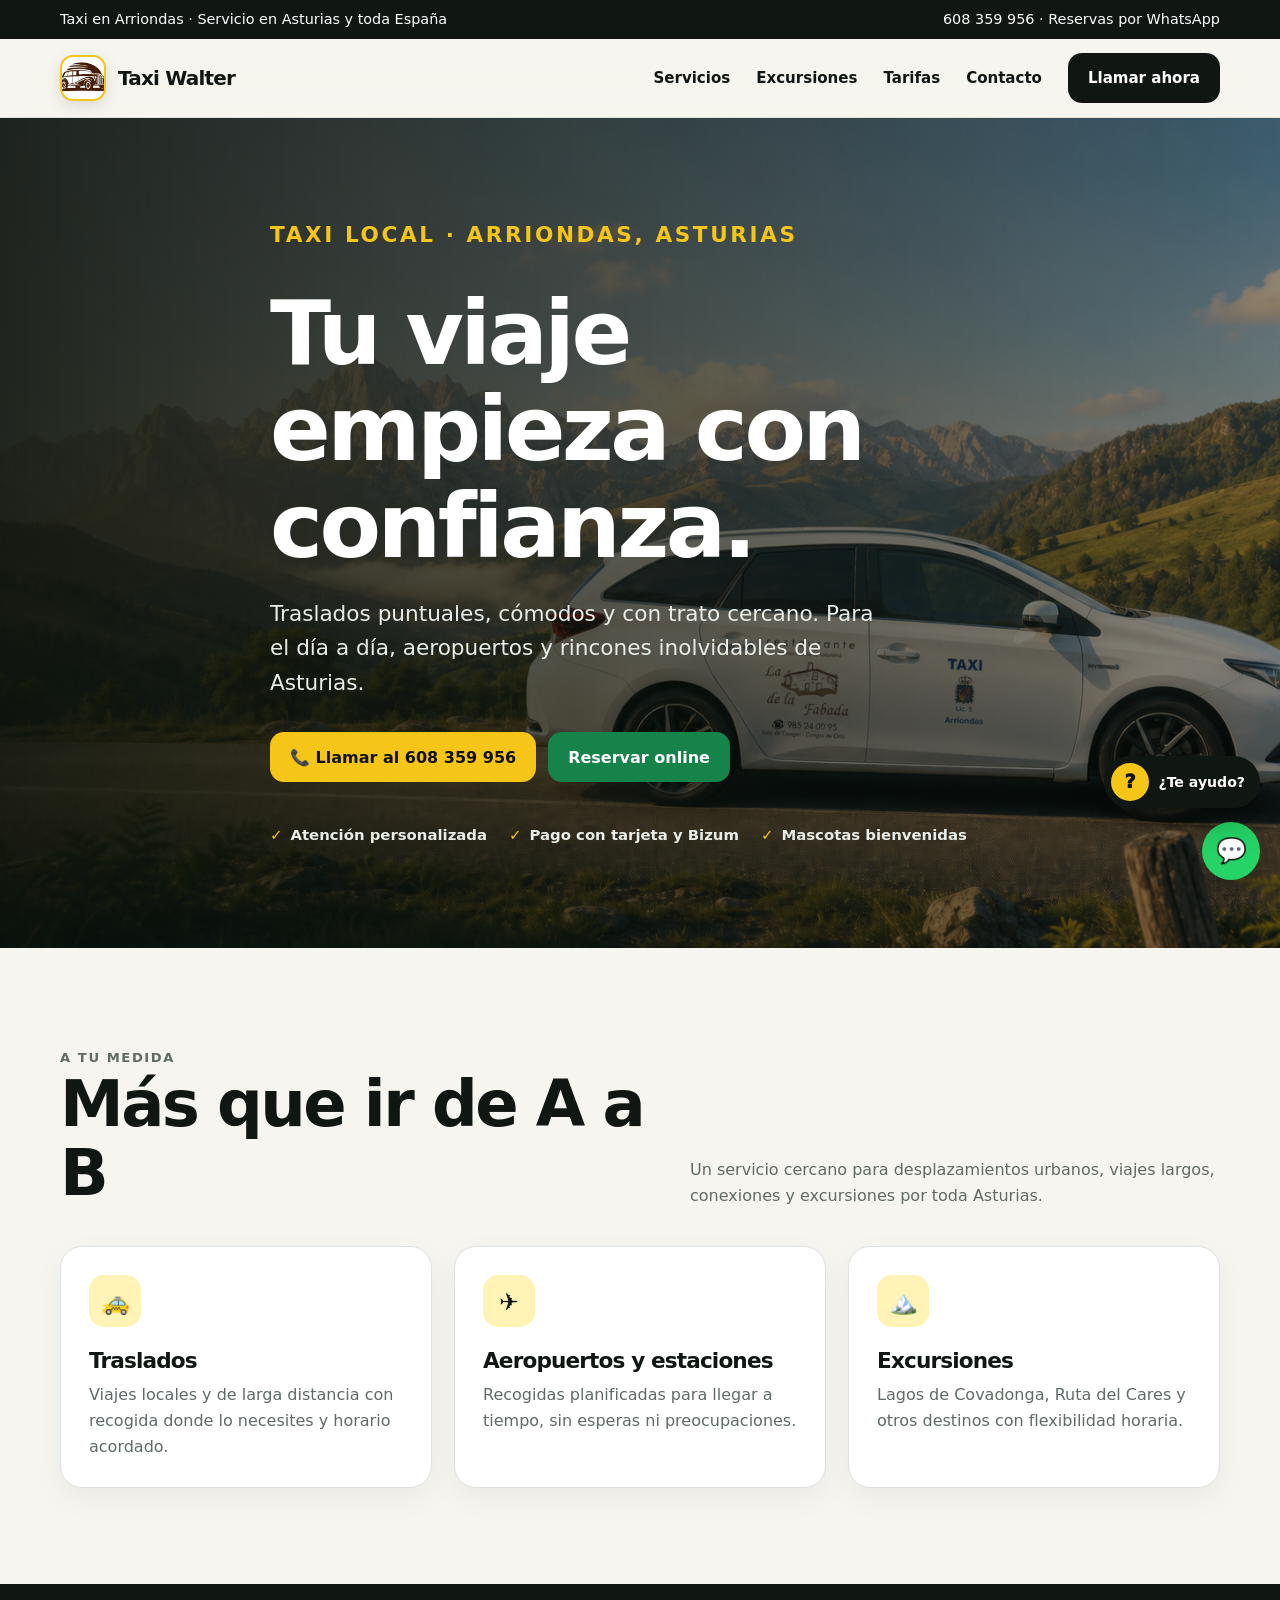
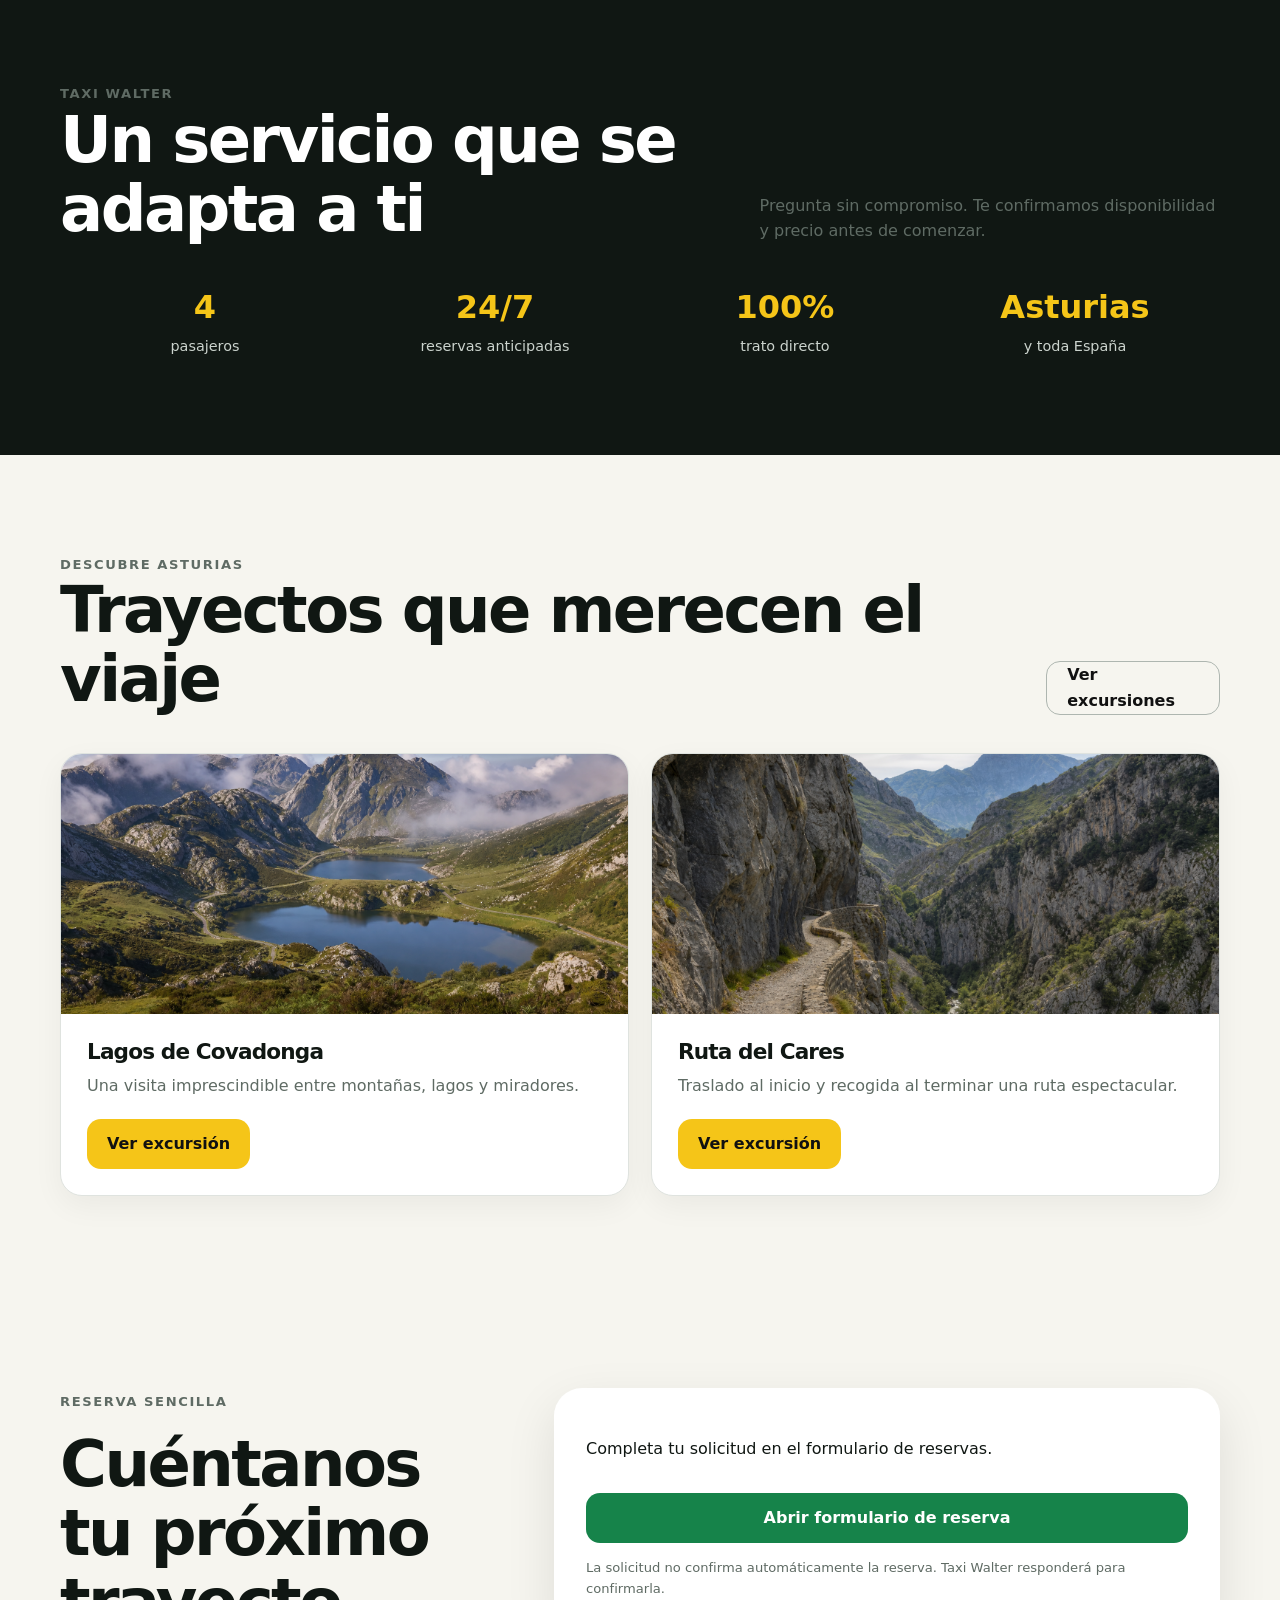
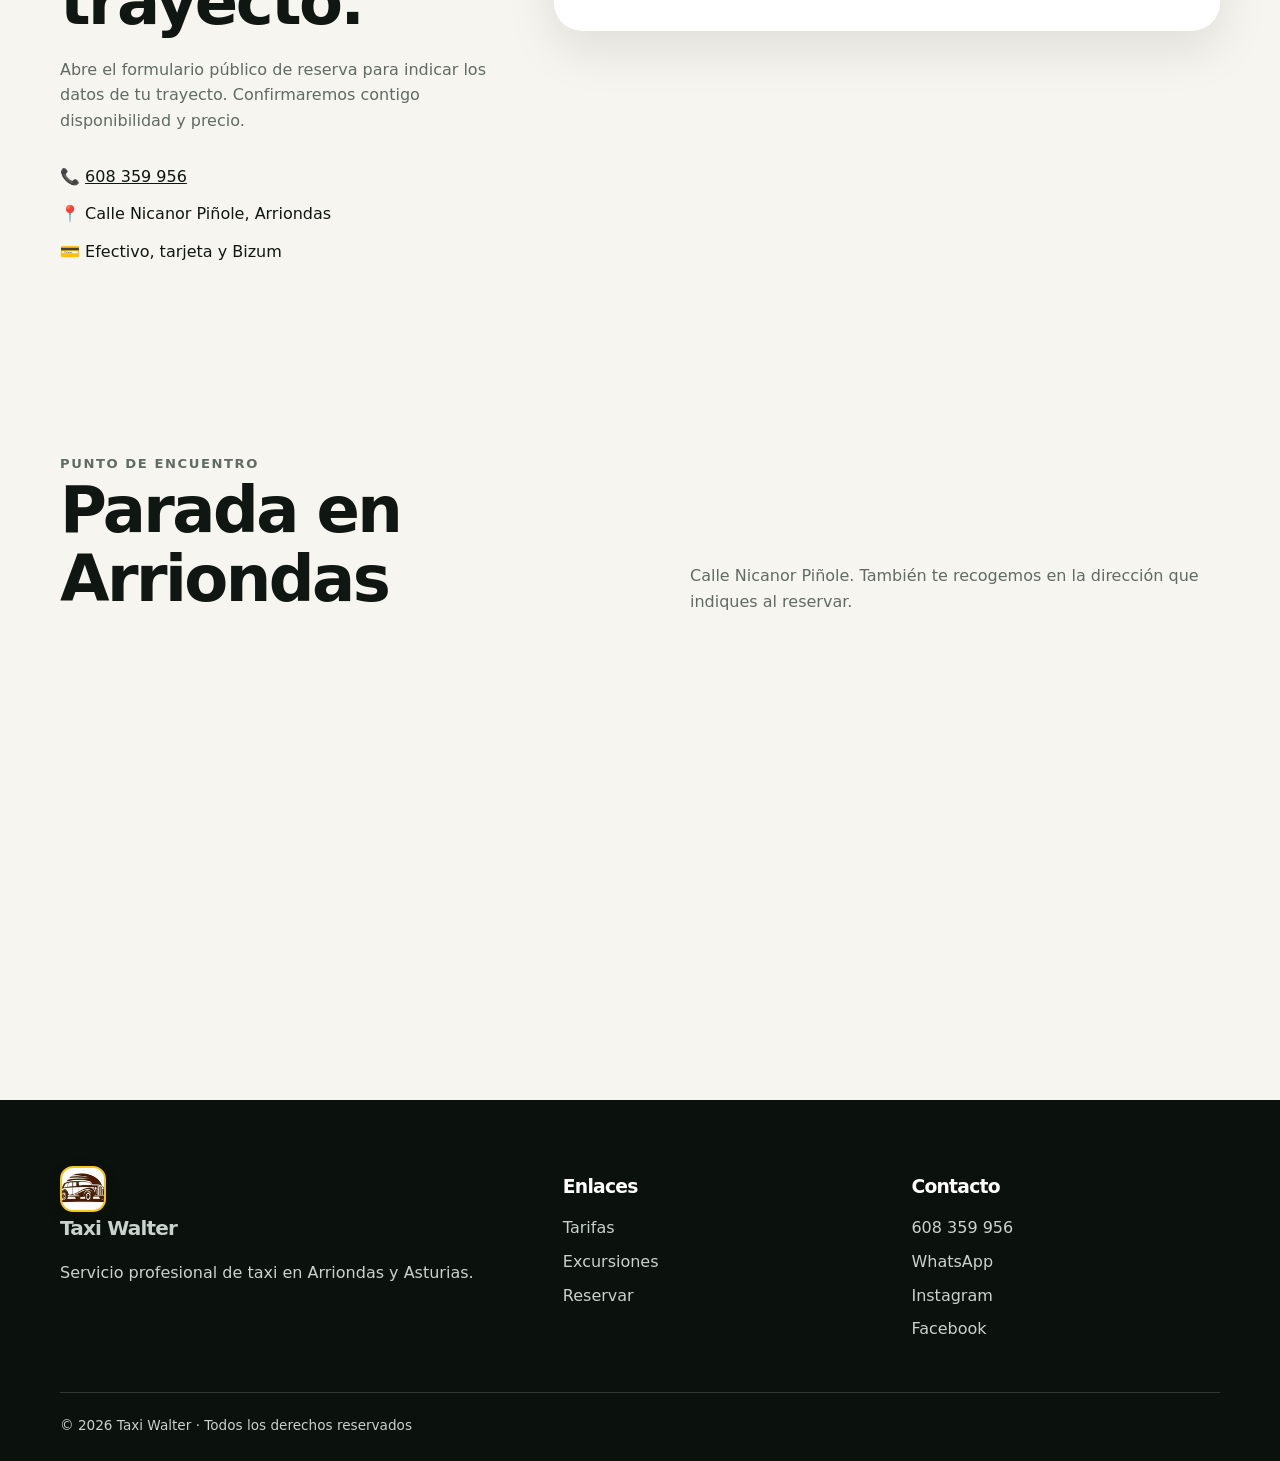
<file: index.html>
<!doctype html><html lang="es"><head><meta charset="utf-8"><meta name="viewport" content="width=device-width,initial-scale=1"><meta name="description" content="Taxi Walter en Arriondas, Asturias. Taxi local para traslados, aeropuertos, estaciones, excursiones a Covadonga y Ruta del Cares. Reserva por WhatsApp o llama al 608 359 956."><meta name="robots" content="index,follow"><meta name="theme-color" content="#101713"><title>Taxi Walter Arriondas | Taxi en Asturias · 608 359 956</title><link rel="canonical" href="https://taxi-walter-arriondas.netlify.app/"><meta property="og:type" content="website"><meta property="og:locale" content="es_ES"><meta property="og:site_name" content="Taxi Walter"><meta property="og:title" content="Taxi Walter Arriondas | Taxi en Asturias"><meta property="og:description" content="Taxi Walter en Arriondas. Traslados, aeropuertos, estaciones y excursiones por Asturias. Reserva por WhatsApp o llama al 608 359 956."><meta property="og:url" content="https://taxi-walter-arriondas.netlify.app/"><meta property="og:image" content="https://taxi-walter-arriondas.netlify.app/Imagenes/hero-taxi-animado-rotulado.png"><meta name="twitter:card" content="summary_large_image"><link rel="icon" href="Imagenes/icon.png"><link rel="apple-touch-icon" href="Imagenes/icon.png"><link rel="stylesheet" href="estilos.css?v=20260813-1"><script type="application/ld+json">{"@context":"https://schema.org","@type":["LocalBusiness","TaxiService"],"@id":"https://taxi-walter-arriondas.netlify.app/#taxi-walter","name":"Taxi Walter","alternateName":["Taxi Walter Arriondas","Taxi Walter Asturias"],"url":"https://taxi-walter-arriondas.netlify.app/","image":"https://taxi-walter-arriondas.netlify.app/Imagenes/hero-taxi-animado-rotulado.png","logo":"https://taxi-walter-arriondas.netlify.app/Imagenes/icon.png","telephone":"+34608359956","priceRange":"€€","description":"Servicio de taxi en Arriondas y Asturias para traslados, aeropuertos, estaciones y excursiones.","address":{"@type":"PostalAddress","streetAddress":"Calle Nicanor Piñole","addressLocality":"Arriondas","addressRegion":"Asturias","postalCode":"33540","addressCountry":"ES"},"areaServed":[{"@type":"AdministrativeArea","name":"Asturias"},{"@type":"City","name":"Arriondas"},{"@type":"Country","name":"España"}],"sameAs":["https://www.instagram.com/taxi.walter.77/","https://www.facebook.com/taxi.walter.77/?locale=es_ES"],"makesOffer":[{"@type":"Offer","itemOffered":{"@type":"Service","name":"Taxi en Arriondas"}},{"@type":"Offer","itemOffered":{"@type":"Service","name":"Traslados a aeropuertos y estaciones"}},{"@type":"Offer","itemOffered":{"@type":"Service","name":"Excursiones en taxi por Asturias"}}]}</script></head><body>
<a class="skip-link" href="#contenido">Saltar al contenido</a><div class="topbar"><div class="container"><span>Taxi en Arriondas · Servicio en Asturias y toda España</span><span><a href="tel:+34608359956">608 359 956</a> · Reservas por WhatsApp</span></div></div>
<header class="site-header"><nav class="nav container" aria-label="Navegación principal"><a class='brand' href='/'><span class="brand-mark" aria-hidden="true"></span><span>Taxi Walter</span></a><button class="menu-btn" aria-label="Abrir menú" aria-expanded="false">☰</button><div class="nav-links"><a href="#servicios">Servicios</a><a href='/excursiones'>Excursiones</a><a href='/tarifa'>Tarifas</a><a href="#contacto">Contacto</a><a class="btn btn-dark" href="tel:+34608359956">Llamar ahora</a></div></nav></header>
<main id="contenido"><section class="hero"><div class="container hero-content"><p class="eyebrow">Taxi local · Arriondas, Asturias</p><h1>Tu viaje empieza con confianza.</h1><p>Traslados puntuales, cómodos y con trato cercano. Para el día a día, aeropuertos y rincones inolvidables de Asturias.</p><div class="actions"><a class="btn" href="tel:+34608359956">📞 Llamar al 608 359 956</a><a class="btn btn-green" href="/reservar/">Reservar online</a></div><div class="trust-row"><span>Atención personalizada</span><span>Pago con tarjeta y Bizum</span><span>Mascotas bienvenidas</span></div></div></section>
<section class="section" id="servicios"><div class="container"><div class="section-head"><div><p class="eyebrow">A tu medida</p><h2>Más que ir de A a B</h2></div><p>Un servicio cercano para desplazamientos urbanos, viajes largos, conexiones y excursiones por toda Asturias.</p></div><div class="grid grid-3"><article class="card"><span class="card-icon">🚕</span><h3>Traslados</h3><p>Viajes locales y de larga distancia con recogida donde lo necesites y horario acordado.</p></article><article class="card"><span class="card-icon">✈️</span><h3>Aeropuertos y estaciones</h3><p>Recogidas planificadas para llegar a tiempo, sin esperas ni preocupaciones.</p></article><article class="card"><span class="card-icon">🏔️</span><h3>Excursiones</h3><p>Lagos de Covadonga, Ruta del Cares y otros destinos con flexibilidad horaria.</p></article></div></div></section>
<section class="section band"><div class="container"><div class="section-head"><div><p class="eyebrow">Taxi Walter</p><h2>Un servicio que se adapta a ti</h2></div><p>Pregunta sin compromiso. Te confirmamos disponibilidad y precio antes de comenzar.</p></div><div class="stats"><div class="stat"><strong>4</strong><span>pasajeros</span></div><div class="stat"><strong>24/7</strong><span>reservas anticipadas</span></div><div class="stat"><strong>100%</strong><span>trato directo</span></div><div class="stat"><strong>Asturias</strong><span>y toda España</span></div></div></div></section>
<section class="section"><div class="container"><div class="section-head"><div><p class="eyebrow">Descubre Asturias</p><h2>Trayectos que merecen el viaje</h2></div><a class='btn btn-outline' href='/excursiones'>Ver excursiones</a></div><div class="grid grid-2"><article class="card media-card"><img src="Imagenes/lagos-covadonga.png" alt="Lagos de Covadonga" loading="lazy"><div class="media-body"><h3>Lagos de Covadonga</h3><p>Una visita imprescindible entre montañas, lagos y miradores.</p><div class="actions"><a class='btn' href='/covadonga'>Ver excursión</a></div></div></article><article class="card media-card"><img src="Imagenes/ruta-cares.png" alt="Paisaje de montaña en la Ruta del Cares" loading="lazy"><div class="media-body"><h3>Ruta del Cares</h3><p>Traslado al inicio y recogida al terminar una ruta espectacular.</p><div class="actions"><a class='btn' href='/cares'>Ver excursión</a></div></div></article></div></div></section>
<section class="section" id="reserva"><div class="container booking"><div class="booking-copy"><p class="eyebrow">Reserva sencilla</p><h2>Cuéntanos tu próximo trayecto.</h2><p>Abre el formulario público de reserva para indicar los datos de tu trayecto. Confirmaremos contigo disponibilidad y precio.</p><ul class="contact-list"><li>📞 <a href="tel:+34608359956">608 359 956</a></li><li>📍 Calle Nicanor Piñole, Arriondas</li><li>💳 Efectivo, tarjeta y Bizum</li></ul></div><div class="booking-form" id="booking-form"><div class="form-grid"><div class="field full"><p>Completa tu solicitud en el formulario de reservas.</p></div><div class="field full"><a class="btn btn-green" href="/reservar/">Abrir formulario de reserva</a></div></div><p class="form-note">La solicitud no confirma automáticamente la reserva. Taxi Walter responderá para confirmarla.</p></div></div></section>
<section class="section-sm" id="contacto"><div class="container"><div class="section-head"><div><p class="eyebrow">Punto de encuentro</p><h2>Parada en Arriondas</h2></div><p>Calle Nicanor Piñole. También te recogemos en la dirección que indiques al reservar.</p></div><iframe class="map" title="Ubicación de Taxi Walter en Arriondas" src="https://www.google.com/maps?q=Calle+Nicanor+Pi%C3%B1ole,+Arriondas&output=embed" loading="lazy" allowfullscreen></iframe></div></section></main>
<footer class="footer"><div class="container"><div class="footer-grid"><div><a class='brand' href='/'><span class="brand-mark" aria-hidden="true"></span><span>Taxi Walter</span></a><p>Servicio profesional de taxi en Arriondas y Asturias.</p></div><div><h3>Enlaces</h3><a href='/tarifa'>Tarifas</a><a href='/excursiones'>Excursiones</a><a href="/reservar/">Reservar</a></div><div><h3>Contacto</h3><a href="tel:+34608359956">608 359 956</a><a href="https://wa.me/34608359956">WhatsApp</a><a href="https://www.instagram.com/taxi.walter.77/">Instagram</a><a href="https://www.facebook.com/taxi.walter.77/?locale=es_ES">Facebook</a></div></div><div class="footer-bottom">© 2026 Taxi Walter · Todos los derechos reservados</div></div></footer><a class="floating-whatsapp" href="https://wa.me/34608359956?text=Hola%20Walter%2C%20quiero%20informaci%C3%B3n" aria-label="Contactar por WhatsApp">💬</a><script src="app.js?v=20260813-2"></script></body></html>
</file>
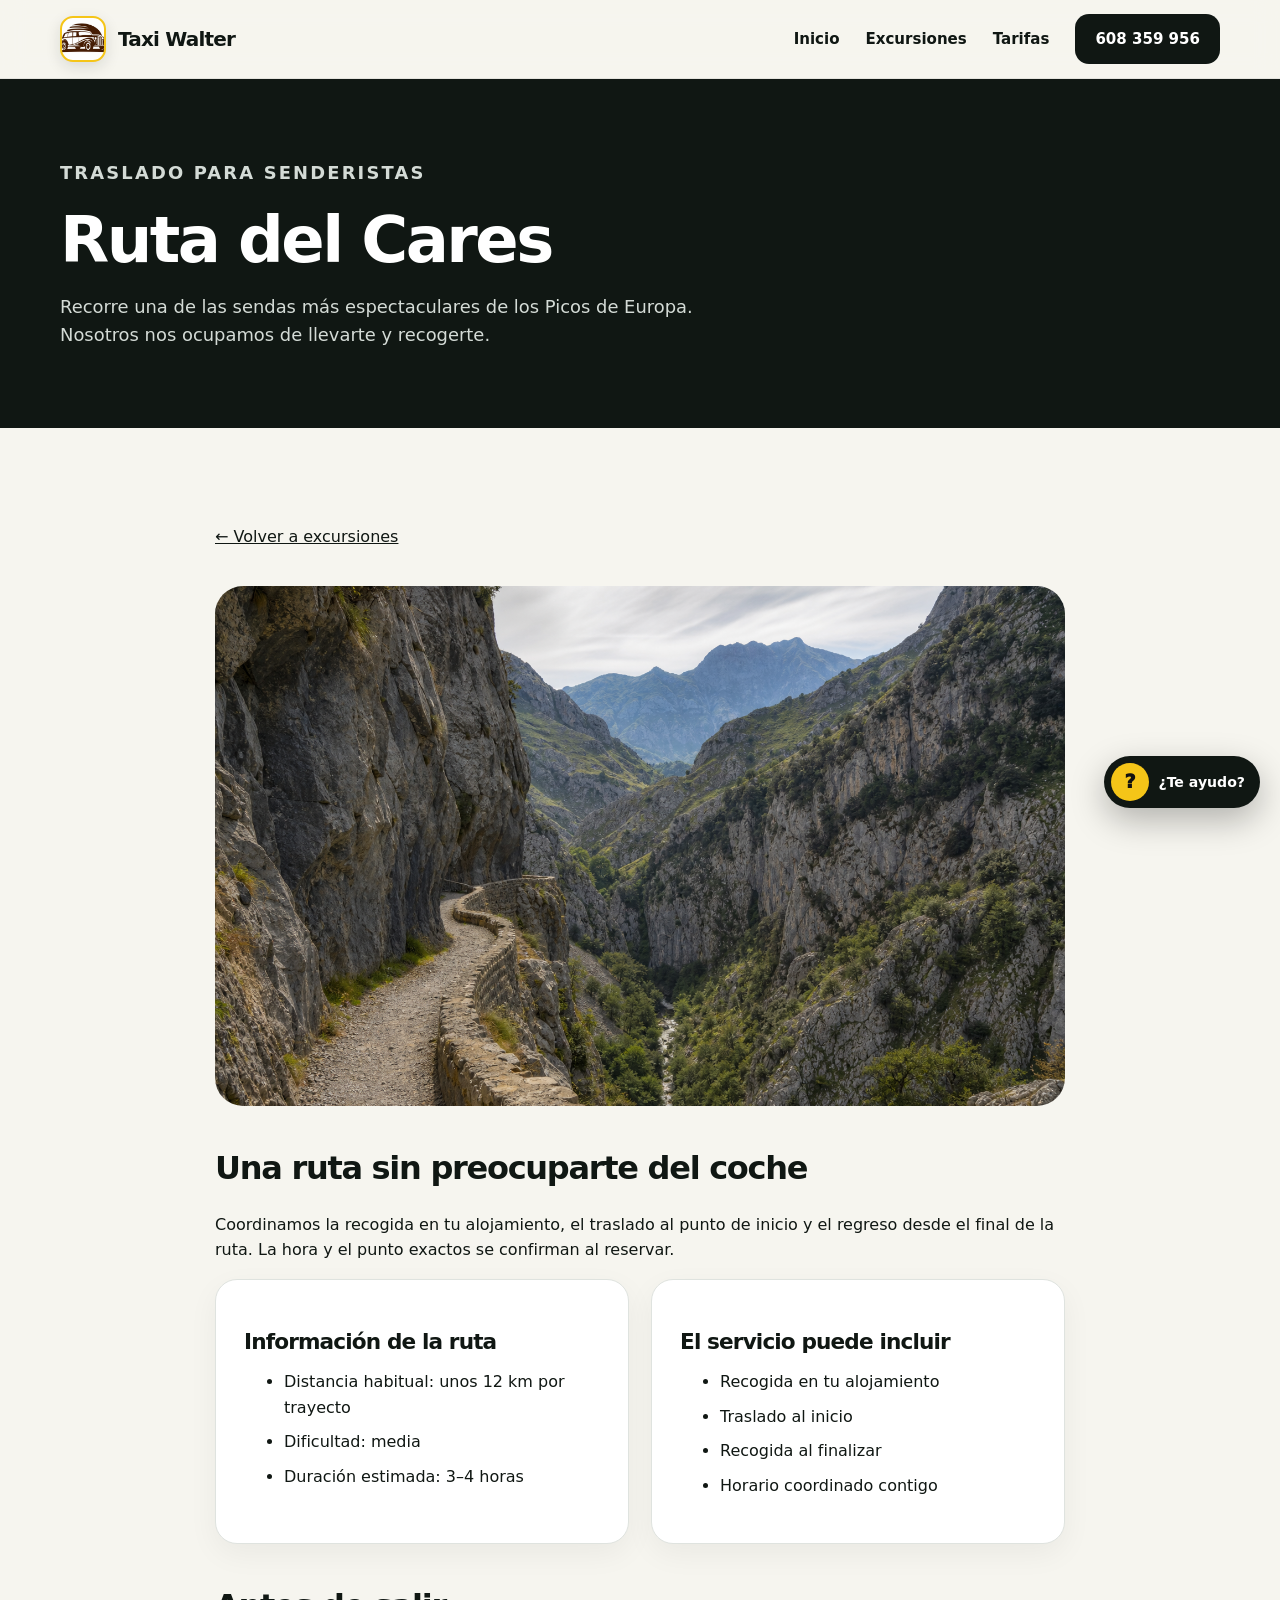
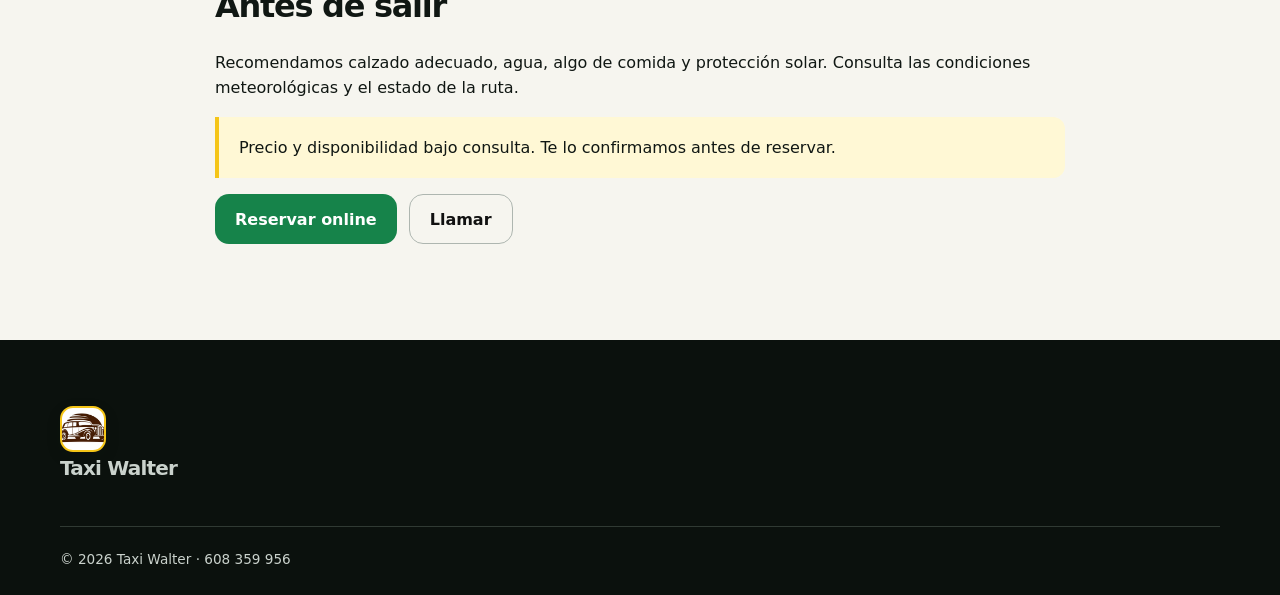
<file: cares.html>
<!doctype html><html lang="es"><head><meta charset="utf-8"><meta name="viewport" content="width=device-width,initial-scale=1"><meta name="description" content="Traslado en taxi para la Ruta del Cares con recogida al finalizar."><title>Ruta del Cares | Taxi Walter</title><link rel="canonical" href="https://taxi-walter-arriondas.netlify.app/cares.html"><link rel="stylesheet" href="estilos.css?v=20260813-1"></head><body><header class="site-header"><nav class="nav container"><a class='brand' href='/'><span class="brand-mark" aria-hidden="true"></span><span>Taxi Walter</span></a><button class="menu-btn" aria-label="Abrir menú" aria-expanded="false">☰</button><div class="nav-links"><a href='/'>Inicio</a><a href='/excursiones'>Excursiones</a><a href='/tarifa'>Tarifas</a><a class="btn btn-dark" href="tel:+34608359956">608 359 956</a></div></nav></header><main><header class="page-head"><div class="container"><p class="eyebrow">Traslado para senderistas</p><h1>Ruta del Cares</h1><p>Recorre una de las sendas más espectaculares de los Picos de Europa. Nosotros nos ocupamos de llevarte y recogerte.</p></div></header><article class="section"><div class="container content"><a href='/excursiones'>← Volver a excursiones</a><img class="feature-image" src="Imagenes/ruta-cares.png" alt="Montañas de los Picos de Europa"><h2>Una ruta sin preocuparte del coche</h2><p>Coordinamos la recogida en tu alojamiento, el traslado al punto de inicio y el regreso desde el final de la ruta. La hora y el punto exactos se confirman al reservar.</p><div class="grid grid-2"><section class="card"><h3>Información de la ruta</h3><ul><li>Distancia habitual: unos 12 km por trayecto</li><li>Dificultad: media</li><li>Duración estimada: 3–4 horas</li></ul></section><section class="card"><h3>El servicio puede incluir</h3><ul><li>Recogida en tu alojamiento</li><li>Traslado al inicio</li><li>Recogida al finalizar</li><li>Horario coordinado contigo</li></ul></section></div><h2>Antes de salir</h2><p>Recomendamos calzado adecuado, agua, algo de comida y protección solar. Consulta las condiciones meteorológicas y el estado de la ruta.</p><p class="notice">Precio y disponibilidad bajo consulta. Te lo confirmamos antes de reservar.</p><div class="actions"><a class="btn btn-green" href="https://taxia-reservas.marioquiroscuestaspo.chatgpt.site/reservar">Reservar online</a><a class="btn btn-outline" href="tel:+34608359956">Llamar</a></div></div></article></main><footer class="footer"><div class="container"><a class='brand' href='/'><span class="brand-mark" aria-hidden="true"></span><span>Taxi Walter</span></a><div class="footer-bottom">© 2026 Taxi Walter · 608 359 956</div></div></footer><script src="app.js?v=20260813-1"></script></body></html>
</file>
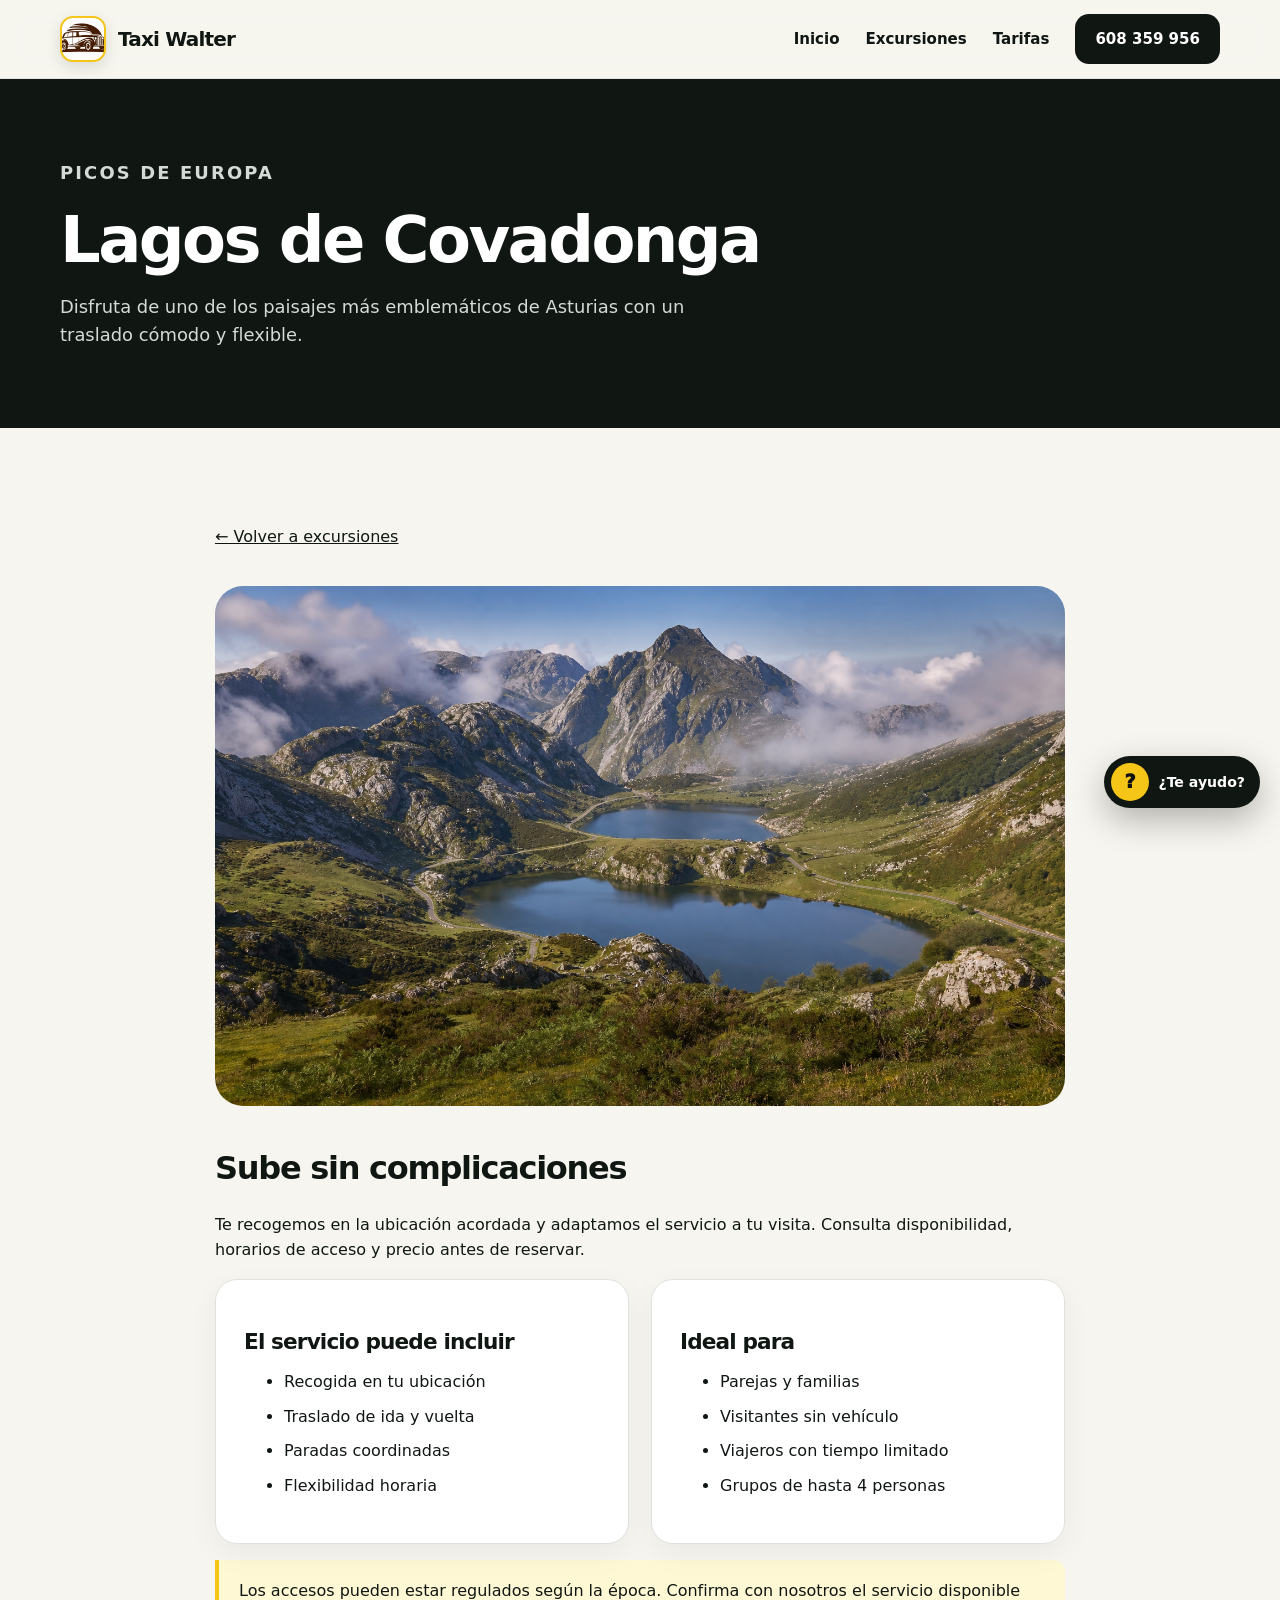
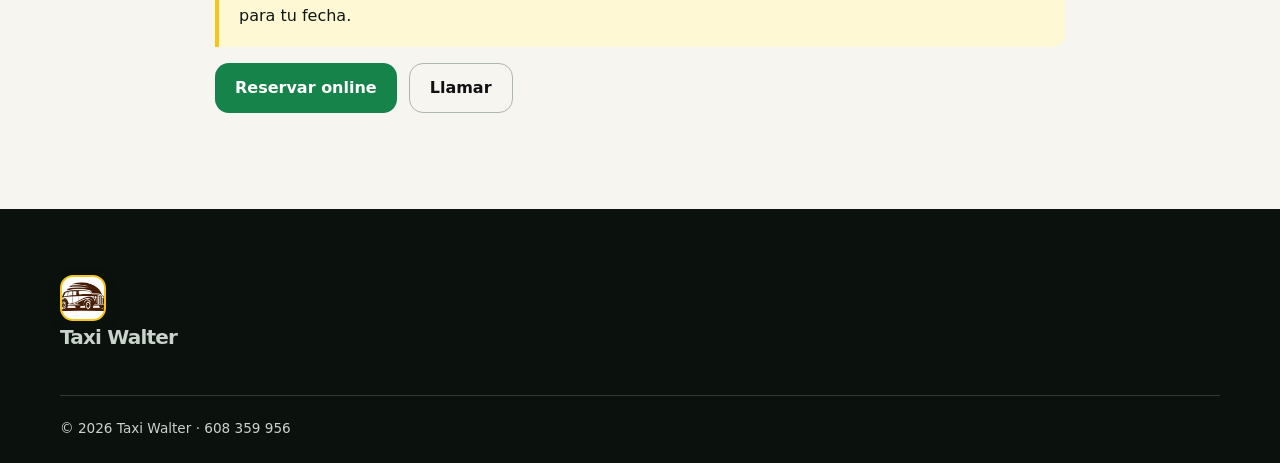
<file: covadonga.html>
<!doctype html><html lang="es"><head><meta charset="utf-8"><meta name="viewport" content="width=device-width,initial-scale=1"><meta name="description" content="Excursión en taxi a los Lagos de Covadonga desde Arriondas."><title>Lagos de Covadonga | Taxi Walter</title><link rel="canonical" href="https://taxi-walter-arriondas.netlify.app/covadonga.html"><link rel="stylesheet" href="estilos.css?v=20260813-1"></head><body><header class="site-header"><nav class="nav container"><a class='brand' href='/'><span class="brand-mark" aria-hidden="true"></span><span>Taxi Walter</span></a><button class="menu-btn" aria-label="Abrir menú" aria-expanded="false">☰</button><div class="nav-links"><a href='/'>Inicio</a><a href='/excursiones'>Excursiones</a><a href='/tarifa'>Tarifas</a><a class="btn btn-dark" href="tel:+34608359956">608 359 956</a></div></nav></header><main><header class="page-head"><div class="container"><p class="eyebrow">Picos de Europa</p><h1>Lagos de Covadonga</h1><p>Disfruta de uno de los paisajes más emblemáticos de Asturias con un traslado cómodo y flexible.</p></div></header><article class="section"><div class="container content"><a href='/excursiones'>← Volver a excursiones</a><img class="feature-image" src="Imagenes/lagos-covadonga.png" alt="Paisaje de los Lagos de Covadonga"><h2>Sube sin complicaciones</h2><p>Te recogemos en la ubicación acordada y adaptamos el servicio a tu visita. Consulta disponibilidad, horarios de acceso y precio antes de reservar.</p><div class="grid grid-2"><section class="card"><h3>El servicio puede incluir</h3><ul><li>Recogida en tu ubicación</li><li>Traslado de ida y vuelta</li><li>Paradas coordinadas</li><li>Flexibilidad horaria</li></ul></section><section class="card"><h3>Ideal para</h3><ul><li>Parejas y familias</li><li>Visitantes sin vehículo</li><li>Viajeros con tiempo limitado</li><li>Grupos de hasta 4 personas</li></ul></section></div><p class="notice">Los accesos pueden estar regulados según la época. Confirma con nosotros el servicio disponible para tu fecha.</p><div class="actions"><a class="btn btn-green" href="https://taxia-reservas.marioquiroscuestaspo.chatgpt.site/reservar">Reservar online</a><a class="btn btn-outline" href="tel:+34608359956">Llamar</a></div></div></article></main><footer class="footer"><div class="container"><a class='brand' href='/'><span class="brand-mark" aria-hidden="true"></span><span>Taxi Walter</span></a><div class="footer-bottom">© 2026 Taxi Walter · 608 359 956</div></div></footer><script src="app.js?v=20260813-1"></script></body></html>
</file>
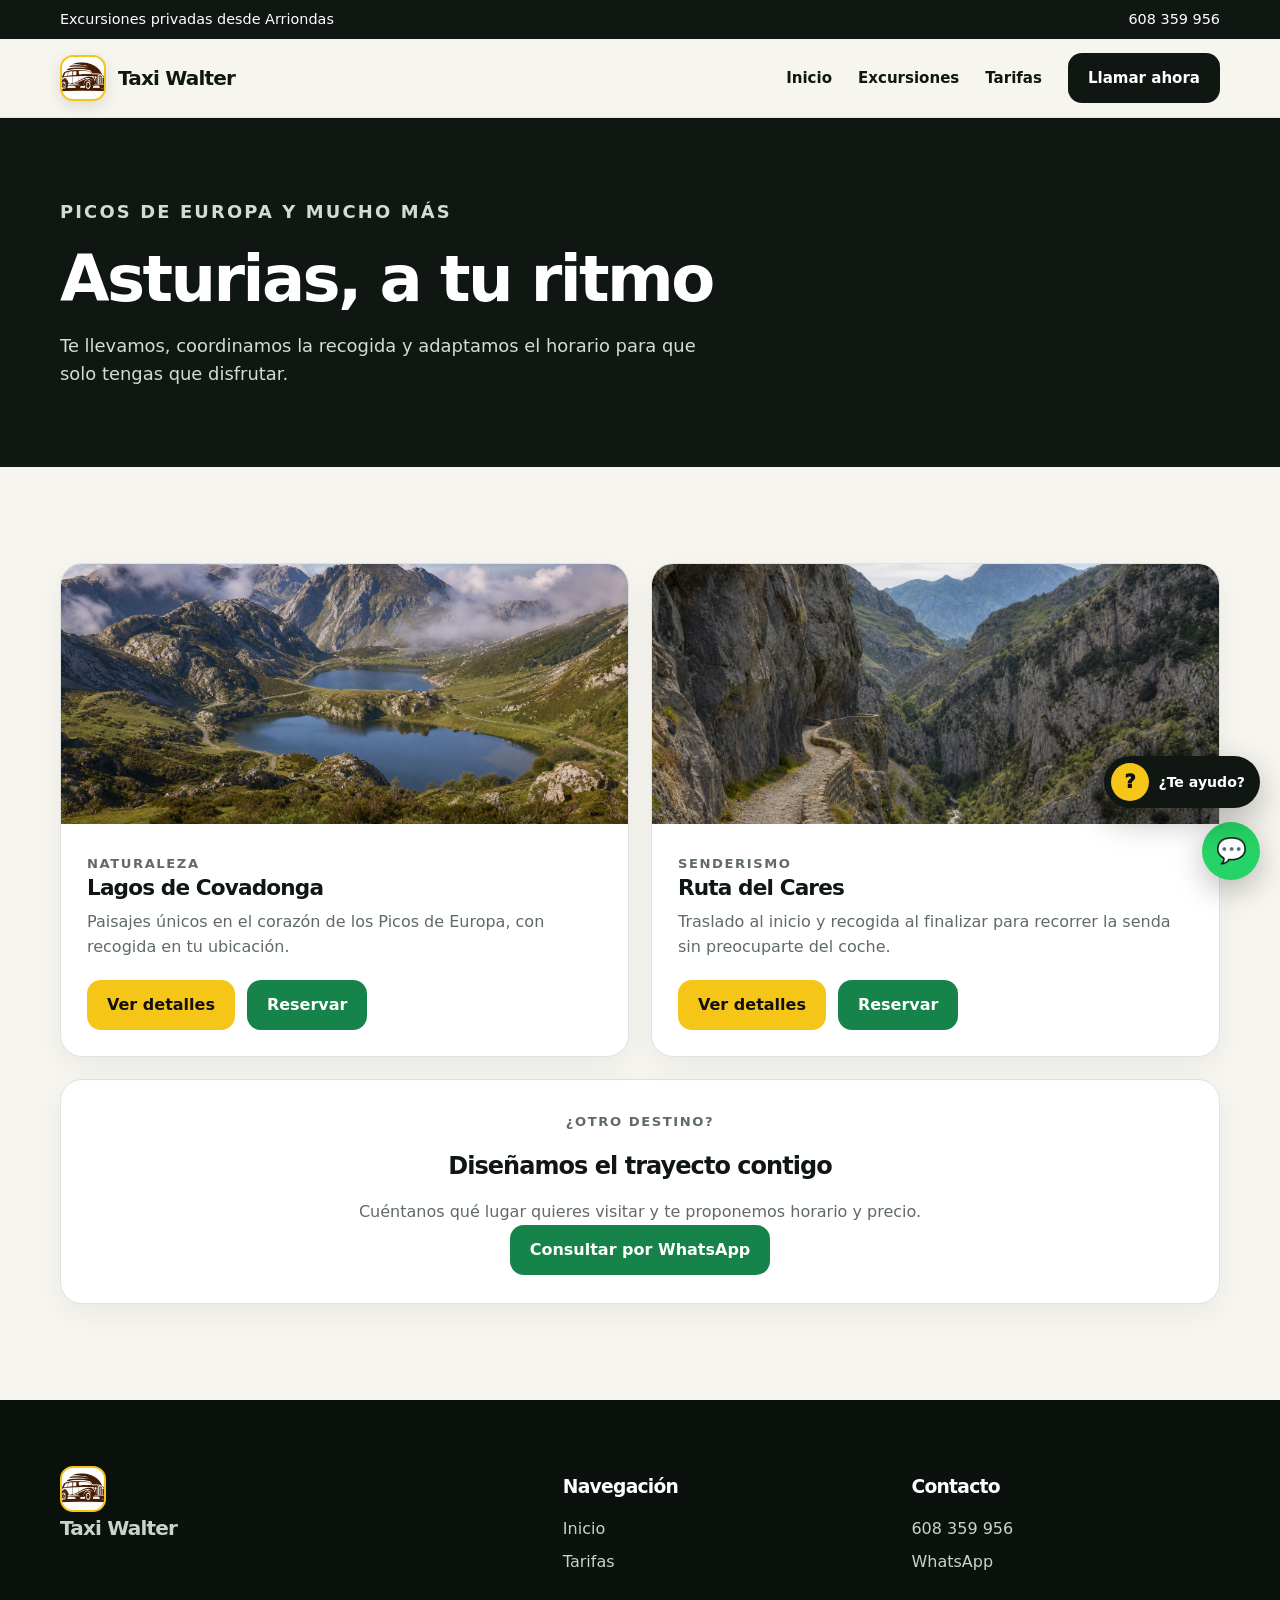
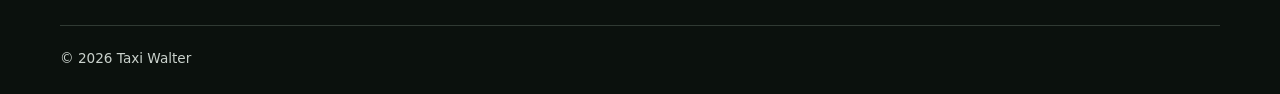
<file: excursiones.html>
<!doctype html><html lang="es"><head><meta charset="utf-8"><meta name="viewport" content="width=device-width,initial-scale=1"><meta name="description" content="Excursiones en taxi por Asturias: Lagos de Covadonga y Ruta del Cares."><title>Excursiones en Asturias | Taxi Walter</title><link rel="icon" href="Imagenes/icon.png"><link rel="canonical" href="https://taxi-walter-arriondas.netlify.app/excursiones.html"><link rel="stylesheet" href="estilos.css?v=20260813-1"></head><body><div class="topbar"><div class="container"><span>Excursiones privadas desde Arriondas</span><span><a href="tel:+34608359956">608 359 956</a></span></div></div><header class="site-header"><nav class="nav container"><a class='brand' href='/'><span class="brand-mark" aria-hidden="true"></span><span>Taxi Walter</span></a><button class="menu-btn" aria-label="Abrir menú" aria-expanded="false">☰</button><div class="nav-links"><a href='/'>Inicio</a><a href='/excursiones'>Excursiones</a><a href='/tarifa'>Tarifas</a><a class="btn btn-dark" href="tel:+34608359956">Llamar ahora</a></div></nav></header><main><header class="page-head"><div class="container"><p class="eyebrow">Picos de Europa y mucho más</p><h1>Asturias, a tu ritmo</h1><p>Te llevamos, coordinamos la recogida y adaptamos el horario para que solo tengas que disfrutar.</p></div></header><section class="section"><div class="container"><div class="grid grid-2"><article class="card media-card"><img src="Imagenes/lagos-covadonga.png" alt="Lagos de Covadonga" loading="lazy"><div class="media-body"><p class="eyebrow">Naturaleza</p><h3>Lagos de Covadonga</h3><p>Paisajes únicos en el corazón de los Picos de Europa, con recogida en tu ubicación.</p><div class="actions"><a class='btn' href='/covadonga'>Ver detalles</a><a class="btn btn-green" href="https://taxia-reservas.marioquiroscuestaspo.chatgpt.site/reservar">Reservar</a></div></div></article><article class="card media-card"><img src="Imagenes/ruta-cares.png" alt="Ruta del Cares" loading="lazy"><div class="media-body"><p class="eyebrow">Senderismo</p><h3>Ruta del Cares</h3><p>Traslado al inicio y recogida al finalizar para recorrer la senda sin preocuparte del coche.</p><div class="actions"><a class='btn' href='/cares'>Ver detalles</a><a class="btn btn-green" href="https://taxia-reservas.marioquiroscuestaspo.chatgpt.site/reservar">Reservar</a></div></div></article></div><div class="card section-sm" style="margin-top:22px;text-align:center"><p class="eyebrow">¿Otro destino?</p><h2>Diseñamos el trayecto contigo</h2><p>Cuéntanos qué lugar quieres visitar y te proponemos horario y precio.</p><a class="btn btn-green" href="https://wa.me/34608359956?text=Hola%20Walter%2C%20quiero%20consultar%20una%20excursi%C3%B3n%20personalizada">Consultar por WhatsApp</a></div></div></section></main><footer class="footer"><div class="container"><div class="footer-grid"><div><a class='brand' href='/'><span class="brand-mark" aria-hidden="true"></span><span>Taxi Walter</span></a></div><div><h3>Navegación</h3><a href='/'>Inicio</a><a href='/tarifa'>Tarifas</a></div><div><h3>Contacto</h3><a href="tel:+34608359956">608 359 956</a><a href="https://wa.me/34608359956">WhatsApp</a></div></div><div class="footer-bottom">© 2026 Taxi Walter</div></div></footer><a class="floating-whatsapp" href="https://wa.me/34608359956" aria-label="WhatsApp">💬</a><script src="app.js?v=20260813-1"></script></body></html>
</file>
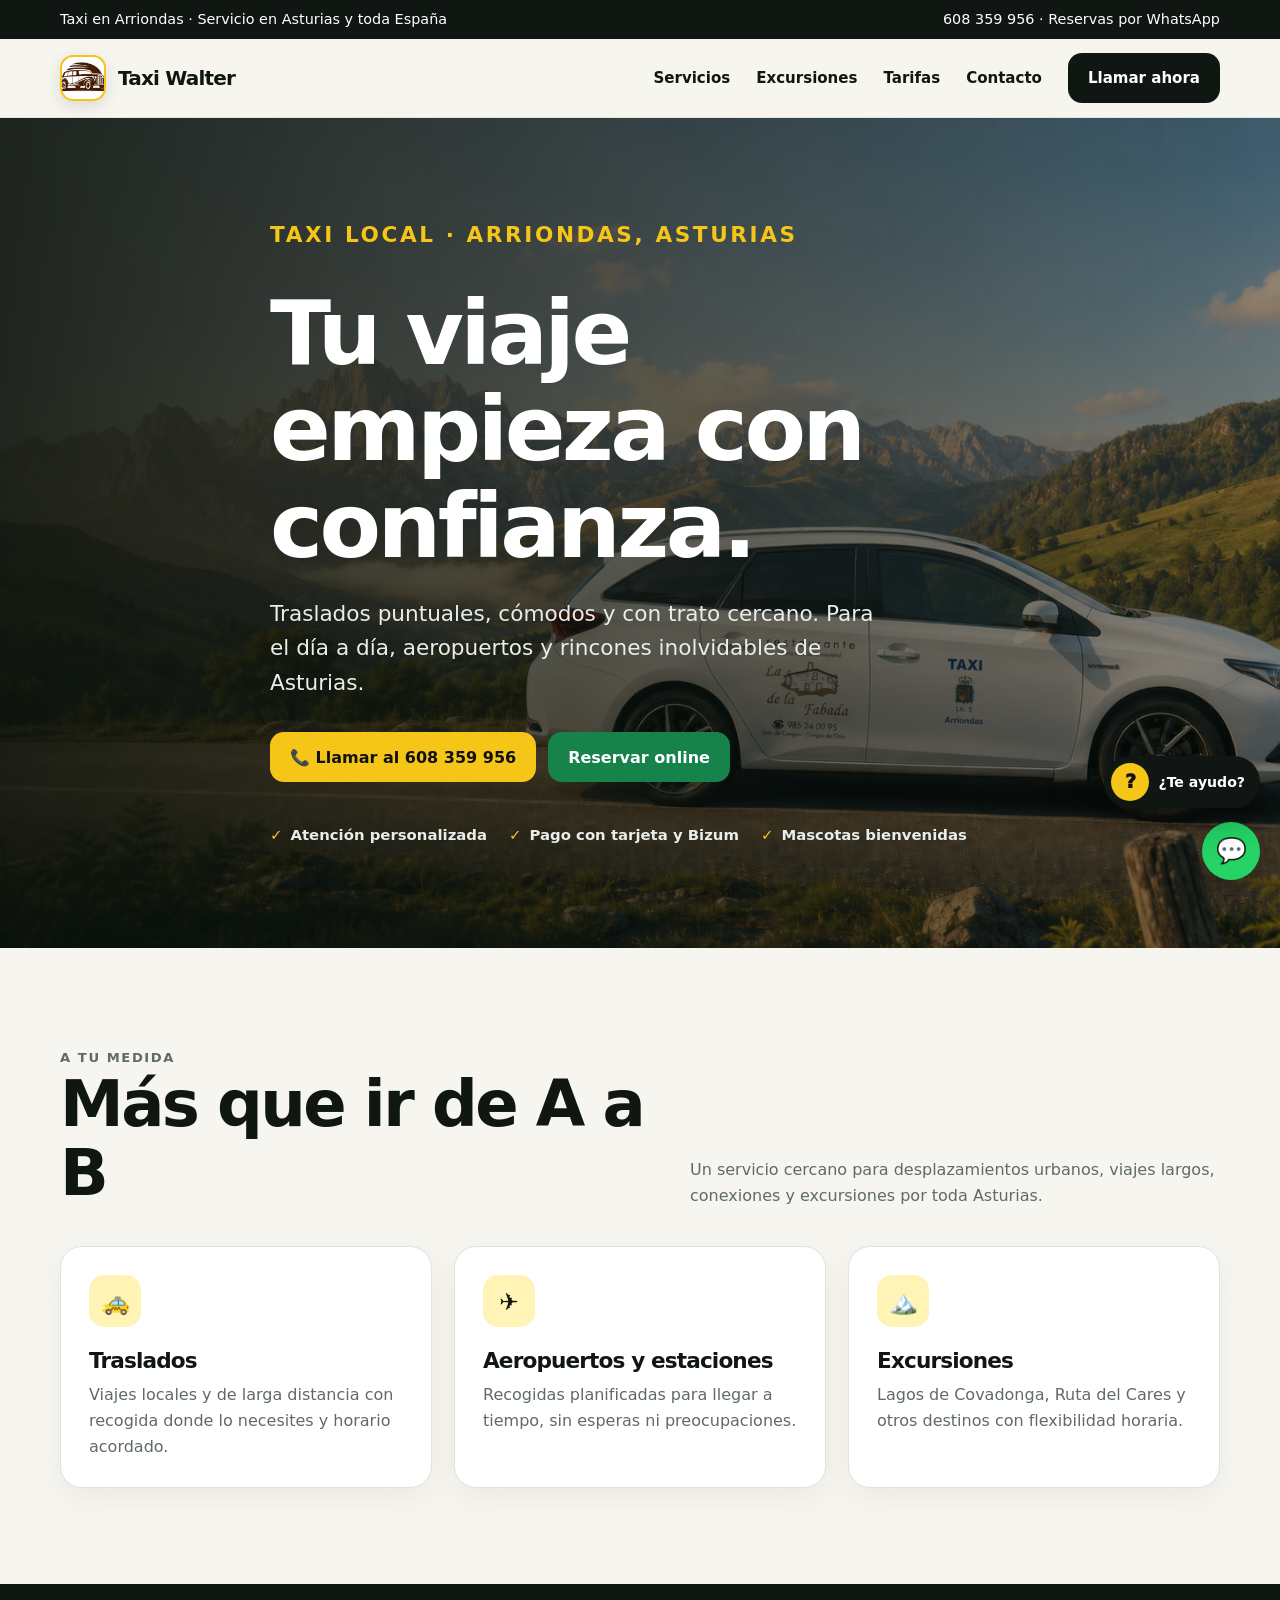
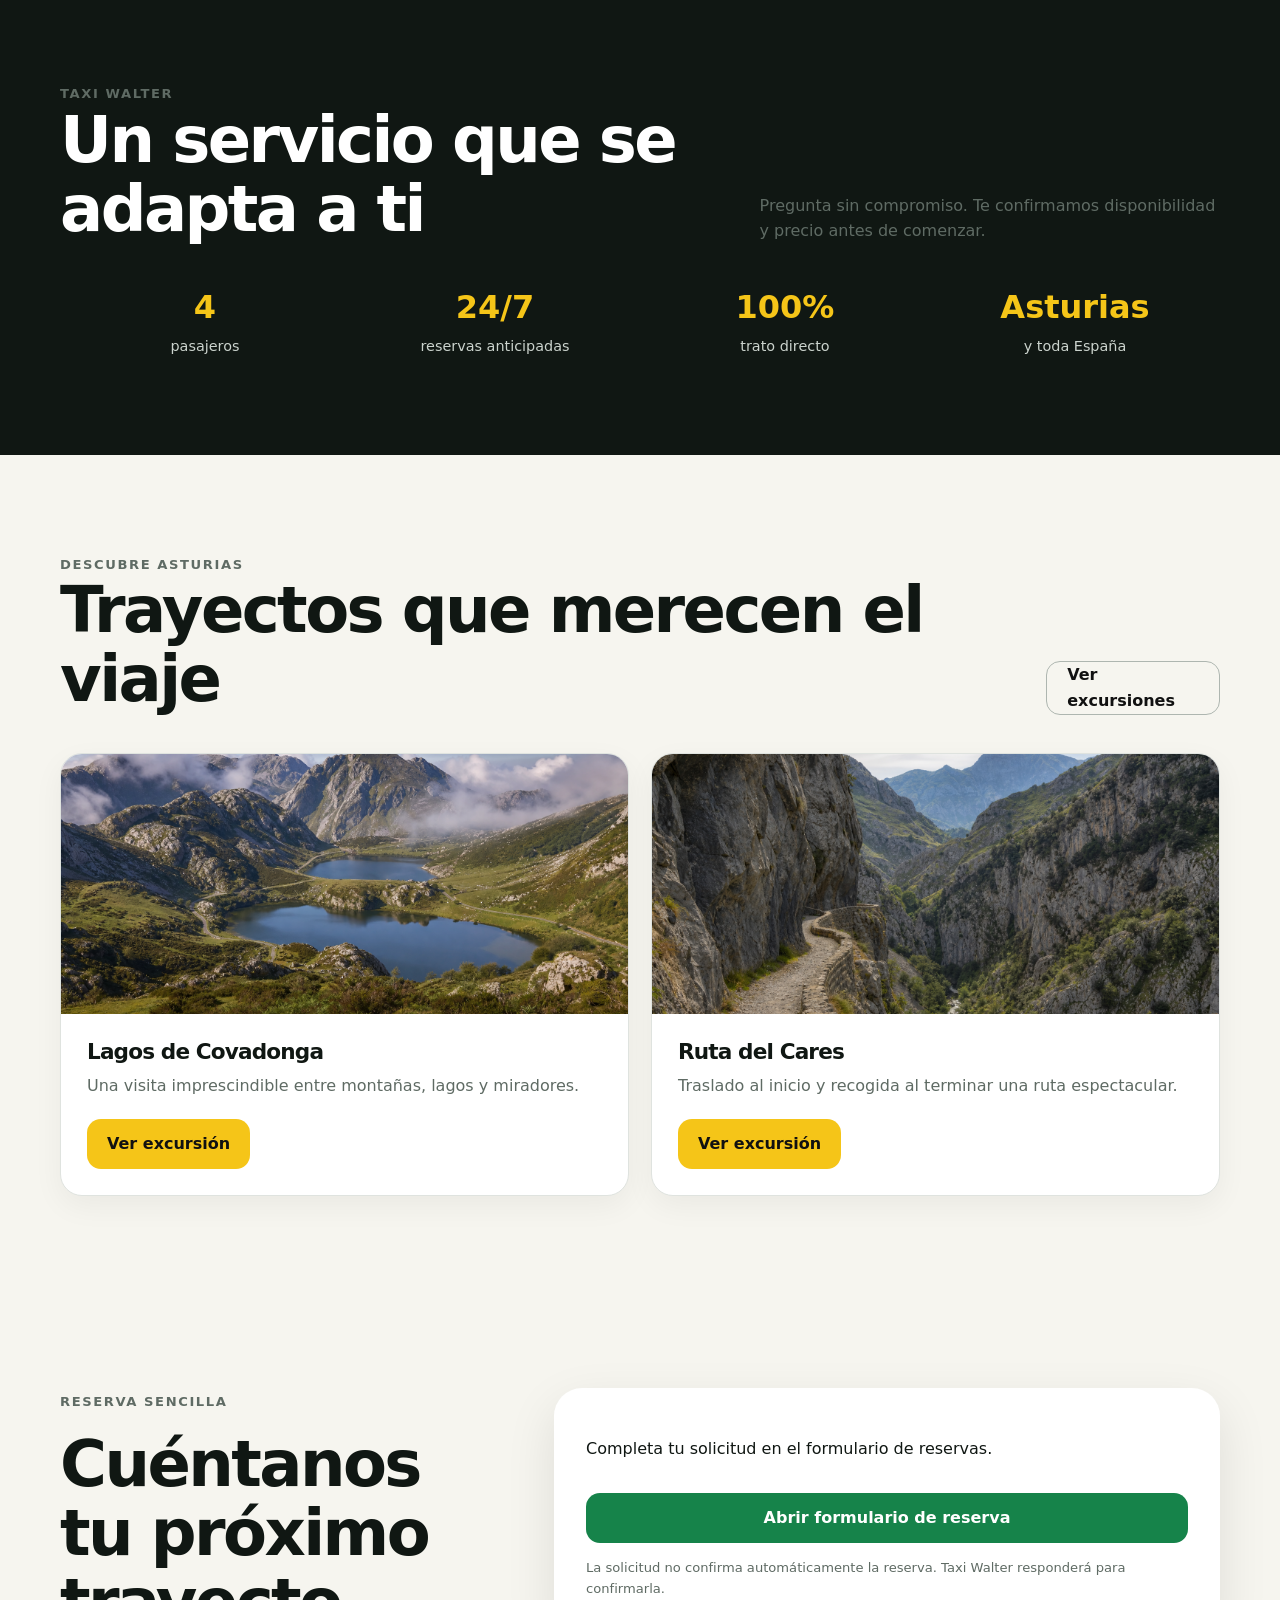
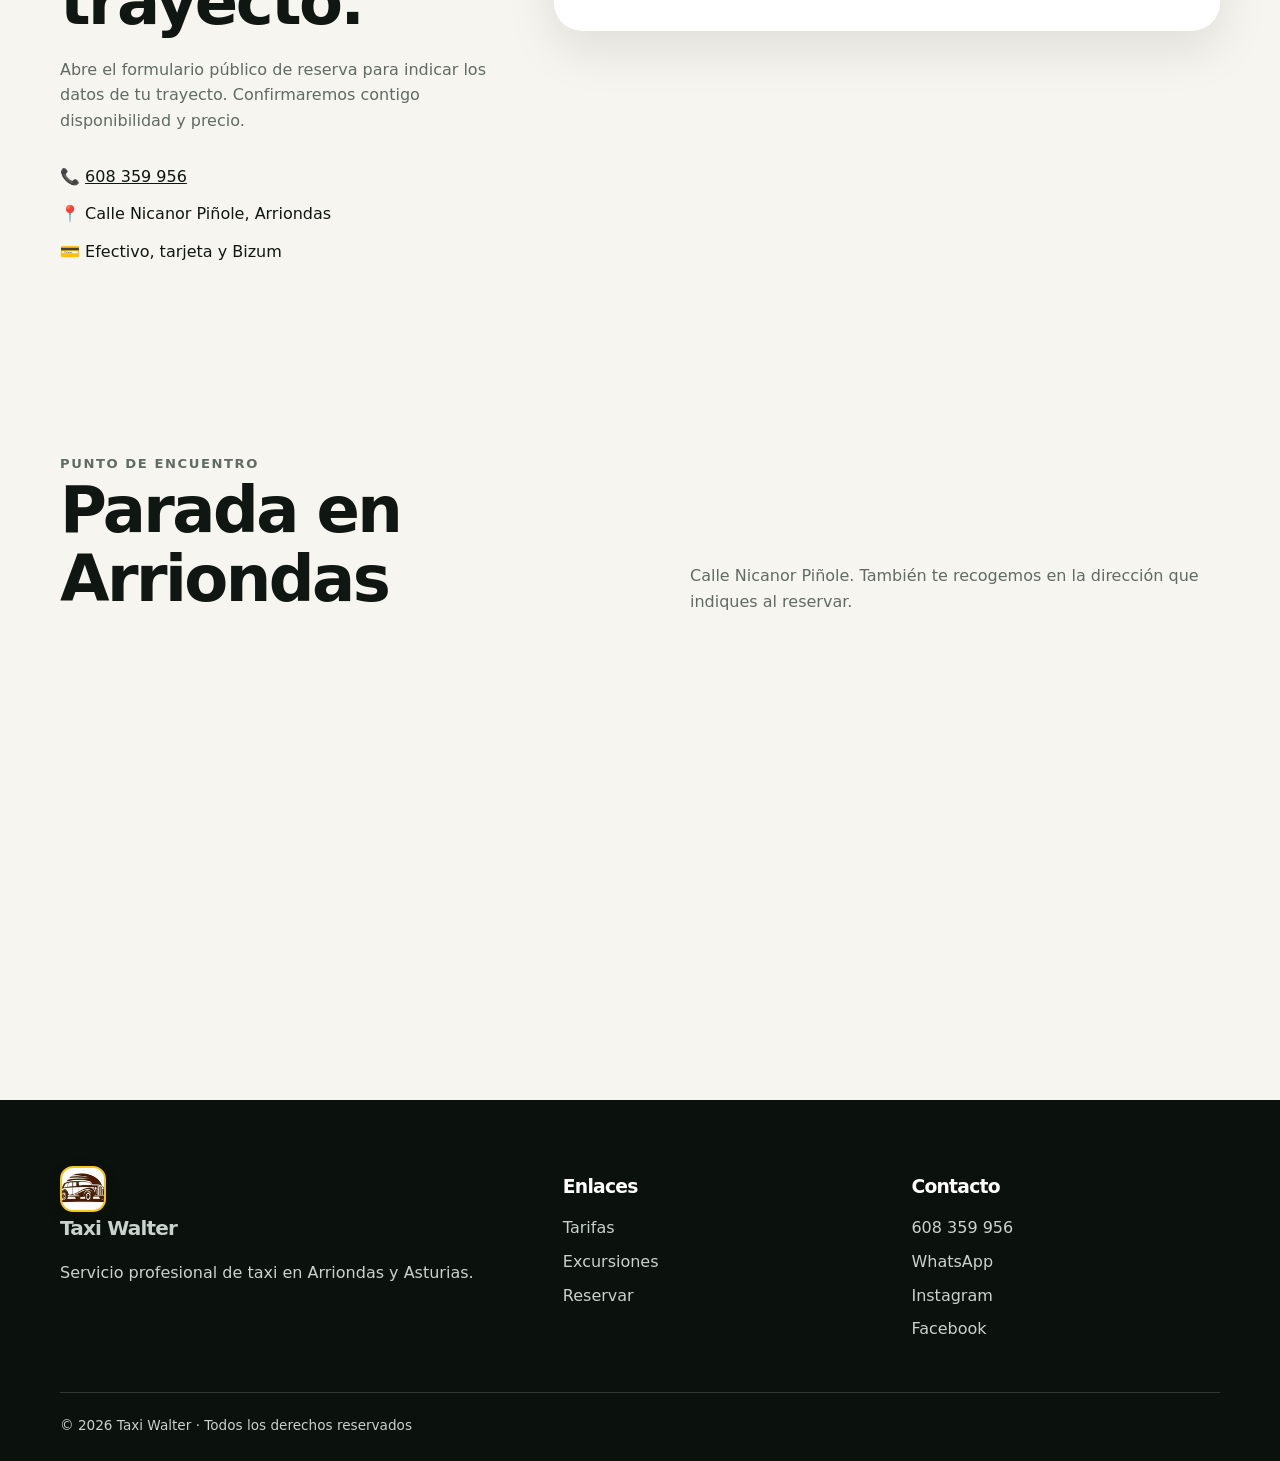
<file: indexwalter.html>
<!doctype html><html lang="es"><head><meta charset="utf-8"><meta name="viewport" content="width=device-width,initial-scale=1"><meta http-equiv="refresh" content="0;url=index.html"><title>Taxi Walter</title><link rel="canonical" href="index.html"></head><body><p>Abriendo <a href='/'>Taxi Walter</a>…</p></body></html>
</file>
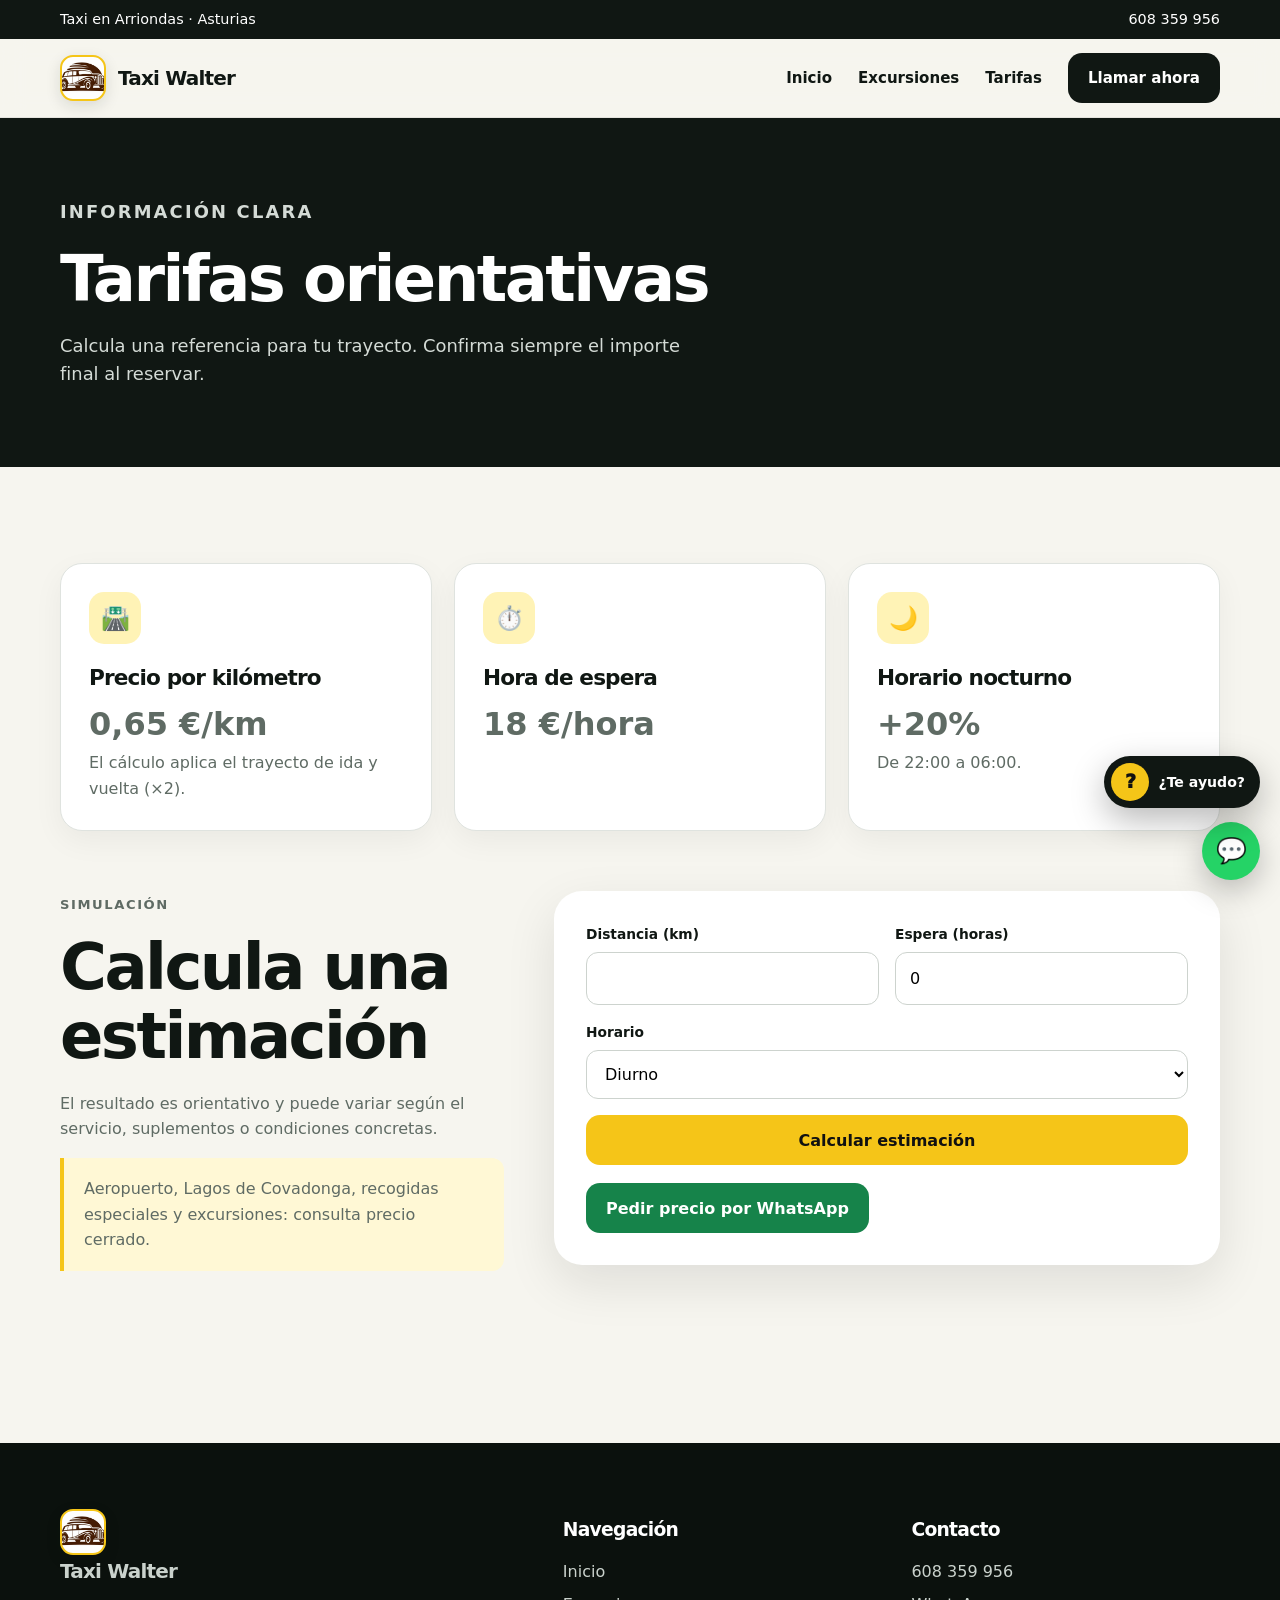
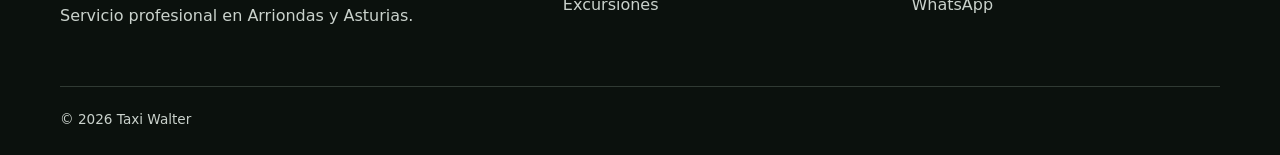
<file: tarifa.html>
<!doctype html><html lang="es"><head><meta charset="utf-8"><meta name="viewport" content="width=device-width,initial-scale=1"><meta name="description" content="Consulta las tarifas orientativas de Taxi Walter en Arriondas."><title>Tarifas | Taxi Walter</title><link rel="icon" href="Imagenes/icon.png"><link rel="canonical" href="https://taxi-walter-arriondas.netlify.app/tarifa.html"><link rel="stylesheet" href="estilos.css?v=20260813-1"></head><body><div class="topbar"><div class="container"><span>Taxi en Arriondas · Asturias</span><span><a href="tel:+34608359956">608 359 956</a></span></div></div><header class="site-header"><nav class="nav container"><a class='brand' href='/'><span class="brand-mark" aria-hidden="true"></span><span>Taxi Walter</span></a><button class="menu-btn" aria-label="Abrir menú" aria-expanded="false">☰</button><div class="nav-links"><a href='/'>Inicio</a><a href='/excursiones'>Excursiones</a><a href='/tarifa'>Tarifas</a><a class="btn btn-dark" href="tel:+34608359956">Llamar ahora</a></div></nav></header><main><header class="page-head"><div class="container"><p class="eyebrow">Información clara</p><h1>Tarifas orientativas</h1><p>Calcula una referencia para tu trayecto. Confirma siempre el importe final al reservar.</p></div></header><section class="section"><div class="container"><div class="grid grid-3"><article class="card"><span class="card-icon">🛣️</span><h3>Precio por kilómetro</h3><p class="price">0,65 €/km</p><p>El cálculo aplica el trayecto de ida y vuelta (×2).</p></article><article class="card"><span class="card-icon">⏱️</span><h3>Hora de espera</h3><p class="price">18 €/hora</p></article><article class="card"><span class="card-icon">🌙</span><h3>Horario nocturno</h3><p class="price">+20%</p><p>De 22:00 a 06:00.</p></article></div><div class="booking section-sm"><div class="booking-copy"><p class="eyebrow">Simulación</p><h2>Calcula una estimación</h2><p>El resultado es orientativo y puede variar según el servicio, suplementos o condiciones concretas.</p><p class="notice">Aeropuerto, Lagos de Covadonga, recogidas especiales y excursiones: consulta precio cerrado.</p></div><form class="booking-form" id="fare-calculator"><div class="form-grid"><div class="field"><label for="km">Distancia (km)</label><input id="km" name="km" type="number" min="0" step="0.1" required></div><div class="field"><label for="espera">Espera (horas)</label><input id="espera" name="espera" type="number" min="0" step="0.25" value="0"></div><div class="field full"><label for="horario">Horario</label><select id="horario" name="horario"><option value="dia">Diurno</option><option value="noche">Nocturno (22:00–06:00)</option></select></div><div class="field full"><button class="btn" type="submit">Calcular estimación</button></div></div><p id="resultado" class="form-result" aria-live="polite"></p><a class="btn btn-green" href="https://wa.me/34608359956?text=Hola%20Walter%2C%20quiero%20consultar%20el%20precio%20de%20un%20viaje">Pedir precio por WhatsApp</a></form></div></div></section></main><footer class="footer"><div class="container"><div class="footer-grid"><div><a class='brand' href='/'><span class="brand-mark" aria-hidden="true"></span><span>Taxi Walter</span></a><p>Servicio profesional en Arriondas y Asturias.</p></div><div><h3>Navegación</h3><a href='/'>Inicio</a><a href='/excursiones'>Excursiones</a></div><div><h3>Contacto</h3><a href="tel:+34608359956">608 359 956</a><a href="https://wa.me/34608359956">WhatsApp</a></div></div><div class="footer-bottom">© 2026 Taxi Walter</div></div></footer><a class="floating-whatsapp" href="https://wa.me/34608359956" aria-label="WhatsApp">💬</a><script src="app.js?v=20260813-1"></script></body></html>
</file>
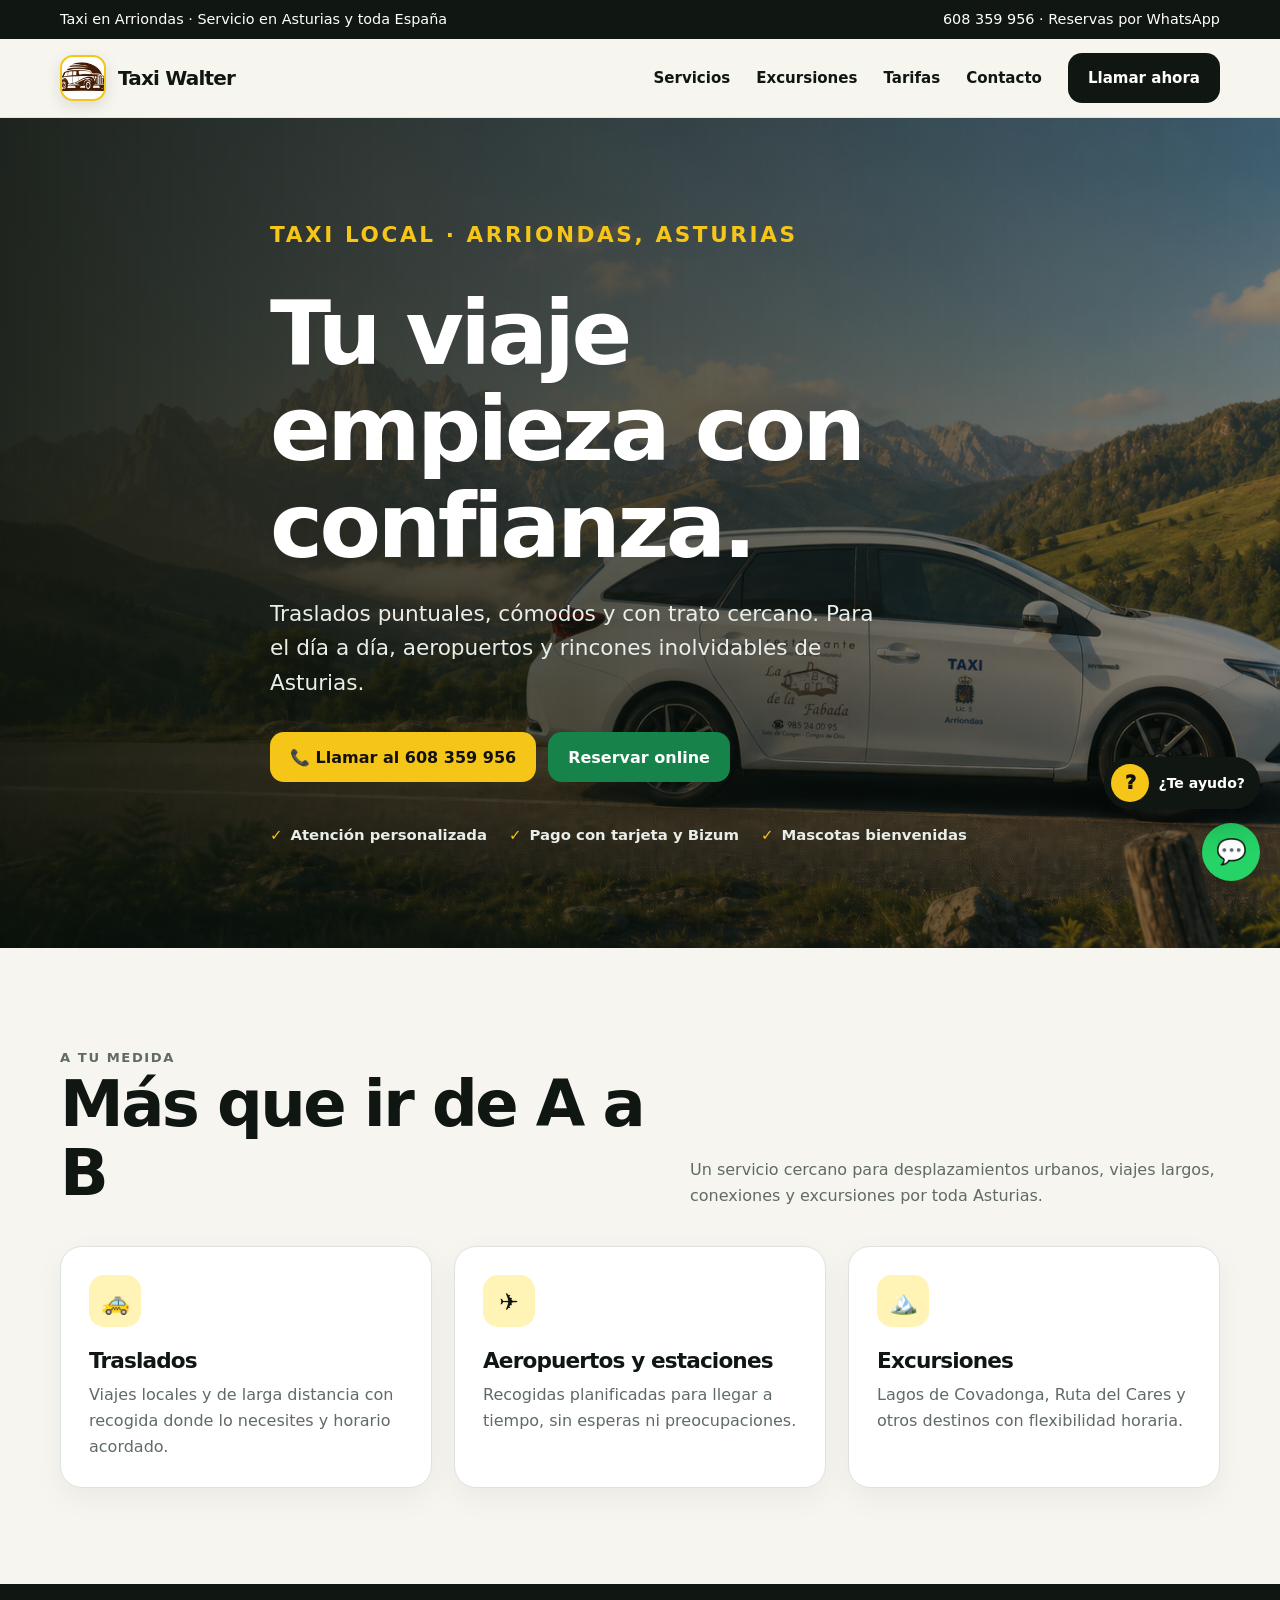
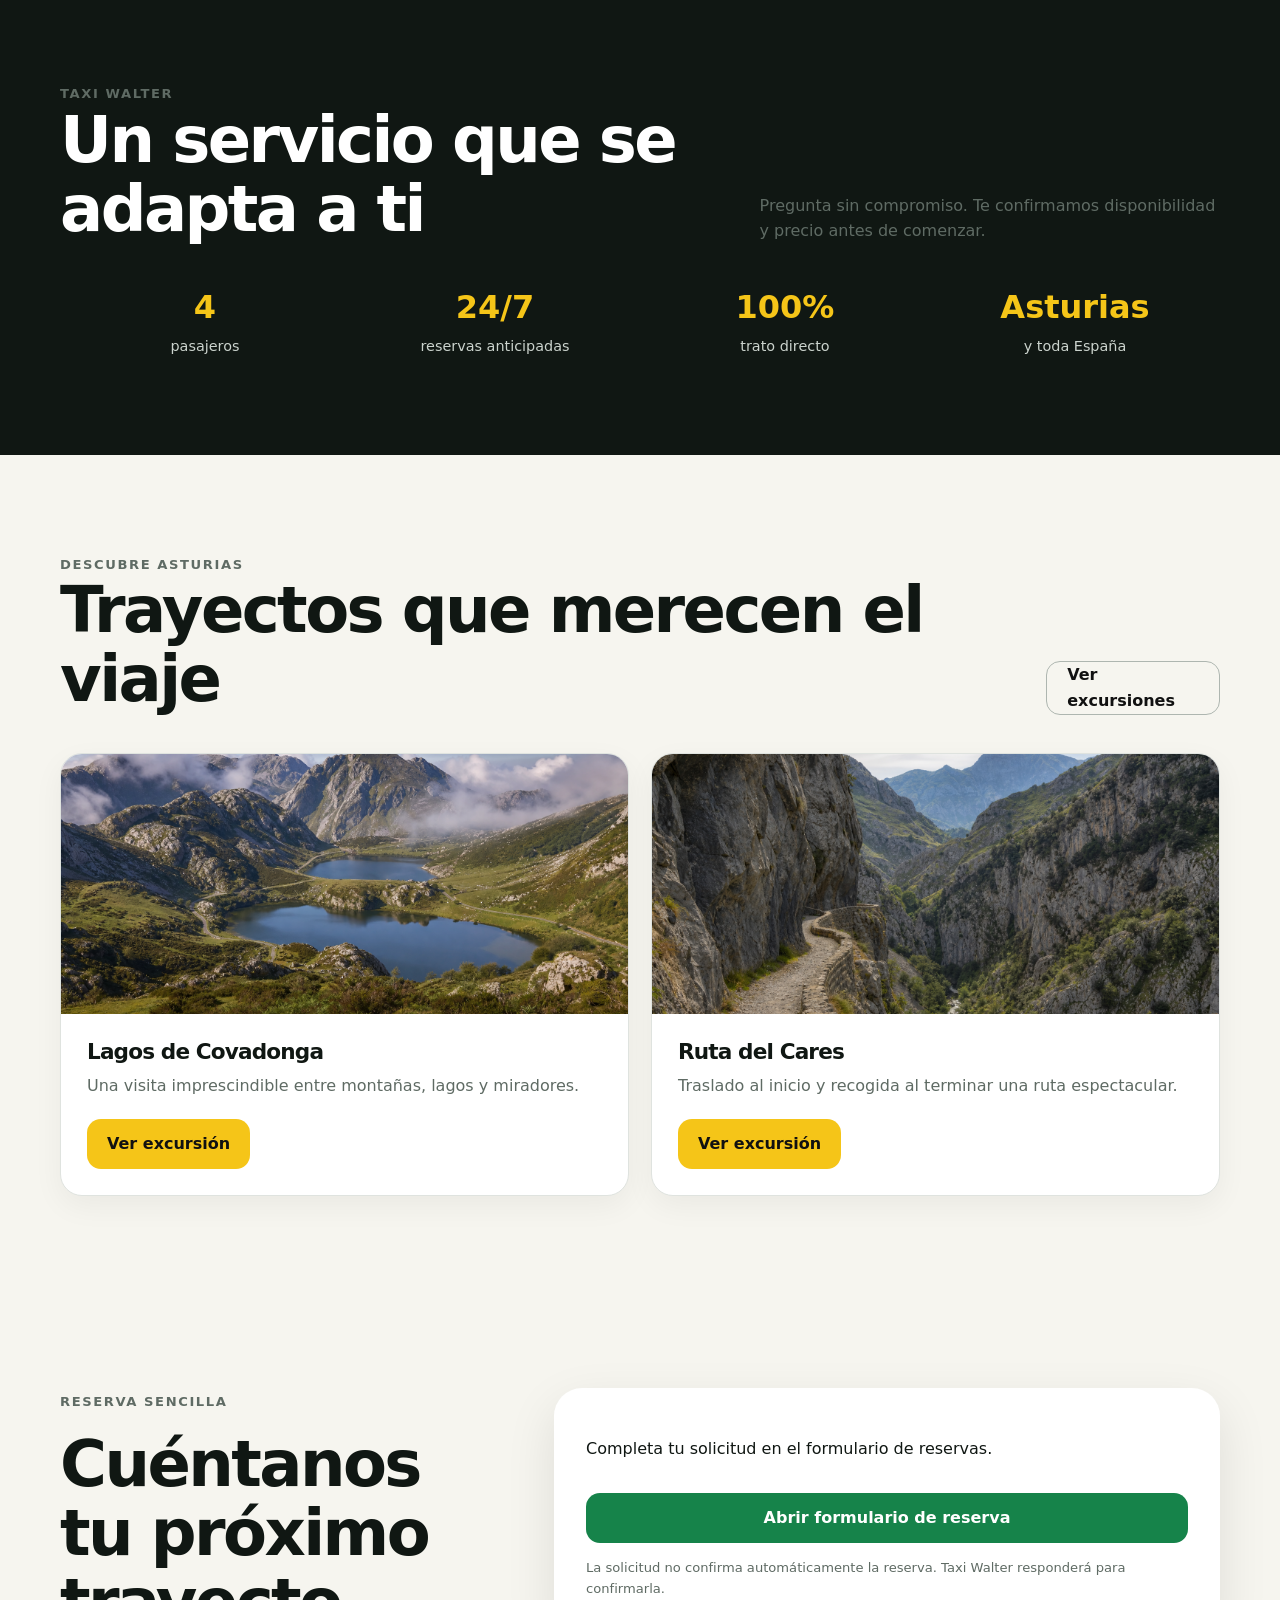
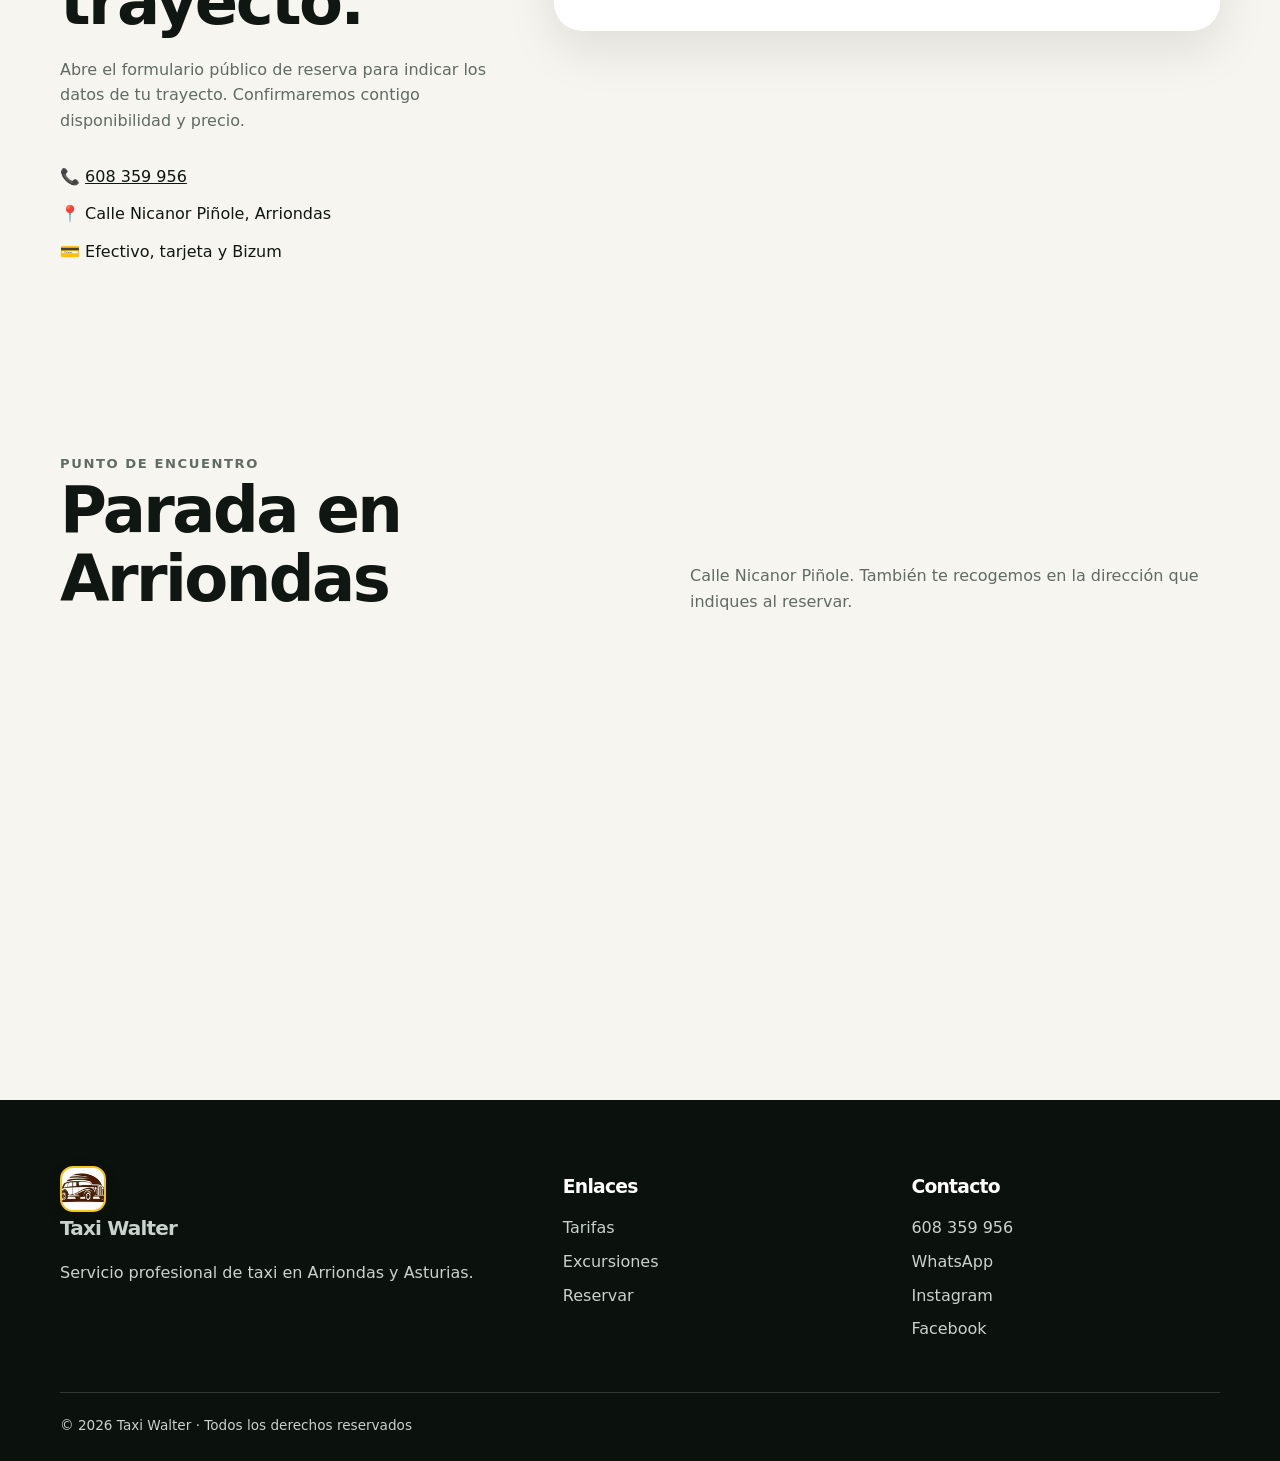
<file: transporte de pasajeros.html>
<!doctype html><html lang="es"><head><meta charset="utf-8"><meta name="viewport" content="width=device-width,initial-scale=1"><meta http-equiv="refresh" content="0;url=index.html#servicios"><title>Transporte de pasajeros | Taxi Walter</title></head><body><p>Consulta nuestros <a href='/#servicios'>servicios de transporte</a>.</p></body></html>
</file>
<file: estilos.css>
:root{--ink:#101713;--muted:#5f6b64;--paper:#f6f5ef;--card:#fff;--brand:#f5c518;--brand-dark:#d5a900;--green:#16834a;--line:#dfe3df;--shadow:0 18px 50px rgba(16,23,19,.1);--radius:22px;--max:1160px}
*{box-sizing:border-box}html{scroll-behavior:smooth}body{margin:0;background:var(--paper);color:var(--ink);font-family:Inter,ui-sans-serif,system-ui,-apple-system,"Segoe UI",sans-serif;line-height:1.6}img{display:block;max-width:100%}a{color:inherit}button,input,select,textarea{font:inherit}.container{width:min(calc(100% - 40px),var(--max));margin:auto}.skip-link{position:absolute;left:-999px}.skip-link:focus{left:16px;top:16px;z-index:99;background:#fff;padding:10px}
.topbar{background:#101713;color:#fff;font-size:.9rem}.topbar .container{display:flex;justify-content:space-between;gap:20px;padding:8px 0}.topbar a{text-decoration:none}.site-header{position:sticky;top:0;z-index:20;background:rgba(246,245,239,.94);backdrop-filter:blur(12px);border-bottom:1px solid rgba(16,23,19,.08)}.nav{min-height:78px;display:flex;align-items:center;justify-content:space-between;gap:28px}.brand{display:flex;align-items:center;gap:12px;text-decoration:none;font-weight:900;letter-spacing:-.04em;font-size:1.25rem}.brand-mark{display:block;width:46px;height:46px;flex:0 0 46px;border-radius:13px;background:#fff url('Imagenes/icon.png') center 13%/170% auto no-repeat;border:2px solid var(--brand);box-shadow:0 5px 15px rgba(16,23,19,.12)}.nav-links{display:flex;align-items:center;gap:26px}.nav-links a{text-decoration:none;font-weight:700;font-size:.94rem}.nav-links a:hover{color:#8c6d00}.menu-btn{display:none;background:none;border:0;font-size:1.6rem}.btn{display:inline-flex;align-items:center;justify-content:center;gap:8px;min-height:50px;padding:0 20px;border:0;border-radius:14px;background:var(--brand);color:#111;text-decoration:none;font-weight:850;cursor:pointer;transition:.2s}.btn:hover{transform:translateY(-2px);background:var(--brand-dark)}.btn-dark{background:#101713;color:#fff}.btn-dark:hover{background:#26312a}.btn-green{background:var(--green);color:#fff}.btn-green:hover{background:#0f6c3b}.btn-outline{background:transparent;border:1px solid #aeb6b0}.btn-outline:hover{background:#fff}
.hero{position:relative;min-height:680px;display:grid;align-items:center;color:#fff;background:linear-gradient(90deg,rgba(8,16,11,.9),rgba(8,16,11,.45)),url('Imagenes/hero-taxi-animado-rotulado.png') center/cover}.hero-content{max-width:740px;padding:100px 0}.eyebrow{display:inline-flex;align-items:center;gap:8px;margin:0 0 18px;color:#806400;font-size:.82rem;font-weight:900;letter-spacing:.12em;text-transform:uppercase}.hero .eyebrow{color:var(--brand)}h1,h2,h3{line-height:1.08;letter-spacing:-.04em}h1{font-size:clamp(3rem,7vw,5.7rem);margin:0 0 22px}.hero p{font-size:clamp(1.08rem,2vw,1.35rem);max-width:610px;color:#e9eee9;margin:0 0 32px}.actions{display:flex;flex-wrap:wrap;gap:12px}.trust-row{display:flex;flex-wrap:wrap;gap:22px;margin-top:42px;color:#e9eee9;font-weight:700;font-size:.93rem}.trust-row span:before{content:'✓';color:var(--brand);margin-right:8px}
.section{padding:96px 0}.section-sm{padding:60px 0}.section-head{display:flex;justify-content:space-between;align-items:end;gap:30px;margin-bottom:38px}.section-head h2,.page-head h1{font-size:clamp(2.3rem,5vw,4rem);margin:0}.section-head p{max-width:530px;color:var(--muted);margin:0}.grid{display:grid;gap:22px}.grid-3{grid-template-columns:repeat(3,1fr)}.grid-2{grid-template-columns:repeat(2,1fr)}.card{background:var(--card);border:1px solid var(--line);border-radius:var(--radius);padding:28px;box-shadow:0 10px 30px rgba(16,23,19,.05)}.card-icon{display:grid;place-items:center;width:52px;height:52px;border-radius:15px;background:#fff3b6;font-size:1.45rem}.card h3{font-size:1.35rem;margin:22px 0 10px}.card p{color:var(--muted);margin:0}.media-card{overflow:hidden;padding:0}.media-card img{width:100%;height:260px;object-fit:cover}.media-body{padding:26px}.media-body h3{margin:0 0 10px}.media-body .actions{margin-top:20px}.band{background:#101713;color:#fff}.band .card{background:#18211c;border-color:#2d3831}.band .card p{color:#cbd3cd}.stats{display:grid;grid-template-columns:repeat(4,1fr);text-align:center}.stat strong{display:block;color:var(--brand);font-size:2rem}.stat span{color:#cbd3cd;font-size:.9rem}
.booking{display:grid;grid-template-columns:.8fr 1.2fr;gap:50px;align-items:start}.booking-copy h2{font-size:clamp(2.4rem,5vw,4.3rem);margin:0 0 20px}.booking-copy p{color:var(--muted)}.contact-list{list-style:none;padding:0;margin:30px 0}.contact-list li{margin:12px 0}.booking-form{background:#fff;border-radius:28px;padding:32px;box-shadow:var(--shadow)}.form-grid{display:grid;grid-template-columns:1fr 1fr;gap:16px}.field{display:grid;gap:7px}.field.full{grid-column:1/-1}.field label{font-weight:800;font-size:.86rem}.field input,.field select,.field textarea{width:100%;border:1px solid #cdd3ce;border-radius:12px;padding:13px 14px;background:#fff}.field input:focus,.field select:focus,.field textarea:focus{outline:3px solid rgba(245,197,24,.3);border-color:#b48e00}.form-note{font-size:.82rem;color:var(--muted);margin:14px 0 0}.form-result{font-weight:900;font-size:1.35rem;margin:18px 0}
.page-head{padding:80px 0 60px;background:#101713;color:#fff}.page-head p{max-width:650px;color:#d4dbd6;font-size:1.12rem}.content{max-width:850px}.content h2{font-size:2rem;margin-top:45px}.content li{margin:9px 0}.feature-image{width:100%;height:min(50vw,520px);object-fit:cover;border-radius:28px;margin:36px 0}.price{font-size:2rem;font-weight:900;color:var(--green)}.notice{padding:18px 20px;border-left:4px solid var(--brand);background:#fff8d5;border-radius:0 12px 12px 0}.map{width:100%;height:380px;border:0;border-radius:24px}.footer{background:#0b110d;color:#cad2cc;padding:58px 0 24px}.footer-grid{display:grid;grid-template-columns:1.5fr 1fr 1fr;gap:40px}.footer h3{color:#fff}.footer a{color:#cad2cc;text-decoration:none;display:block;margin:8px 0}.footer-bottom{border-top:1px solid #303a33;margin-top:42px;padding-top:22px;font-size:.85rem}.floating-whatsapp{position:fixed;right:20px;bottom:20px;z-index:25;width:58px;height:58px;border-radius:50%;display:grid;place-items:center;background:#25d366;color:#fff;text-decoration:none;font-size:1.55rem;box-shadow:0 10px 30px rgba(0,0,0,.25)}
@media(max-width:800px){.topbar .container span:last-child{display:none}.menu-btn{display:block}.nav-links{display:none;position:absolute;left:20px;right:20px;top:70px;flex-direction:column;align-items:stretch;background:#fff;padding:20px;border-radius:18px;box-shadow:var(--shadow)}.nav-links.open{display:flex}.nav-links .btn{width:100%}.hero{min-height:620px}.hero-content{padding:80px 0}.section{padding:70px 0}.section-head{display:block}.section-head p{margin-top:16px}.grid-3,.grid-2,.booking,.footer-grid{grid-template-columns:1fr}.stats{grid-template-columns:1fr 1fr;gap:28px}.booking{gap:28px}.form-grid{grid-template-columns:1fr}.field.full{grid-column:auto}}
@media(max-width:480px){.container{width:min(calc(100% - 28px),var(--max))}.hero h1{font-size:2.8rem}.hero .btn{width:100%}.booking-form{padding:22px}.stats{grid-template-columns:1fr 1fr}.topbar{font-size:.8rem}}
@media(prefers-reduced-motion:reduce){html{scroll-behavior:auto}*{transition:none!important}}

.sr-only{position:absolute!important;width:1px!important;height:1px!important;padding:0!important;margin:-1px!important;overflow:hidden!important;clip:rect(0,0,0,0)!important;white-space:nowrap!important;border:0!important}
.taxi-assistant{position:fixed;right:20px;bottom:92px;z-index:40;font-size:.95rem}.assistant-toggle{display:flex;align-items:center;gap:9px;min-height:52px;padding:7px 15px 7px 7px;border:0;border-radius:999px;background:#101713;color:#fff;box-shadow:0 12px 34px rgba(0,0,0,.28);cursor:pointer}.assistant-toggle span{display:grid;place-items:center;width:38px;height:38px;border-radius:50%;background:var(--brand);color:#111;font-size:1.2rem;font-weight:950}.assistant-toggle strong{font-size:.88rem}.taxi-assistant.open .assistant-toggle{display:none}.assistant-panel{width:min(390px,calc(100vw - 28px));overflow:hidden;border:1px solid rgba(16,23,19,.12);border-radius:22px;background:#fff;box-shadow:0 22px 70px rgba(0,0,0,.28)}.assistant-header{display:flex;align-items:center;justify-content:space-between;gap:15px;padding:16px 18px;background:#101713;color:#fff}.assistant-header div{display:grid}.assistant-header strong{line-height:1.25}.assistant-header small{color:#cbd3cd}.assistant-close{display:grid;place-items:center;width:36px;height:36px;border:0;border-radius:50%;background:#27322b;color:#fff;font-size:1.5rem;cursor:pointer}.assistant-messages{height:320px;overflow:auto;padding:17px;background:#f4f4ef}.assistant-message{display:flex;flex-direction:column;align-items:flex-start;margin:0 0 12px}.assistant-message.user{align-items:flex-end}.assistant-message p{max-width:88%;margin:0;padding:11px 13px;border-radius:15px 15px 15px 4px;background:#fff;border:1px solid #dfe3df;line-height:1.45}.assistant-message.user p{background:#101713;color:#fff;border-color:#101713;border-radius:15px 15px 4px 15px}.assistant-actions{display:flex;flex-wrap:wrap;gap:7px;margin-top:7px}.assistant-actions a{padding:7px 10px;border-radius:10px;background:#fff3b6;color:#4f3c00;text-decoration:none;font-size:.8rem;font-weight:850}.assistant-quick{display:flex;gap:7px;overflow-x:auto;padding:11px 13px 7px;background:#fff}.assistant-quick button{flex:0 0 auto;border:1px solid #ccd2cd;border-radius:999px;background:#fff;padding:7px 10px;color:#26312a;font-size:.78rem;font-weight:750;cursor:pointer}.assistant-form{display:grid;grid-template-columns:1fr auto;gap:8px;padding:9px 12px 7px;background:#fff}.assistant-form input{min-width:0;border:1px solid #cdd3ce;border-radius:12px;padding:11px 12px}.assistant-form input:focus{outline:3px solid rgba(245,197,24,.3);border-color:#b48e00}.assistant-form button{border:0;border-radius:12px;background:var(--brand);padding:0 13px;font-weight:850;cursor:pointer}.assistant-note{margin:0;padding:0 13px 11px;background:#fff;color:#667069;font-size:.7rem}.floating-whatsapp{z-index:39}
@media(max-width:480px){.taxi-assistant{right:14px;bottom:86px}.assistant-panel{width:calc(100vw - 28px)}.assistant-messages{height:min(340px,48vh)}.assistant-toggle strong{display:none}.assistant-toggle{padding:7px}}
</file>
